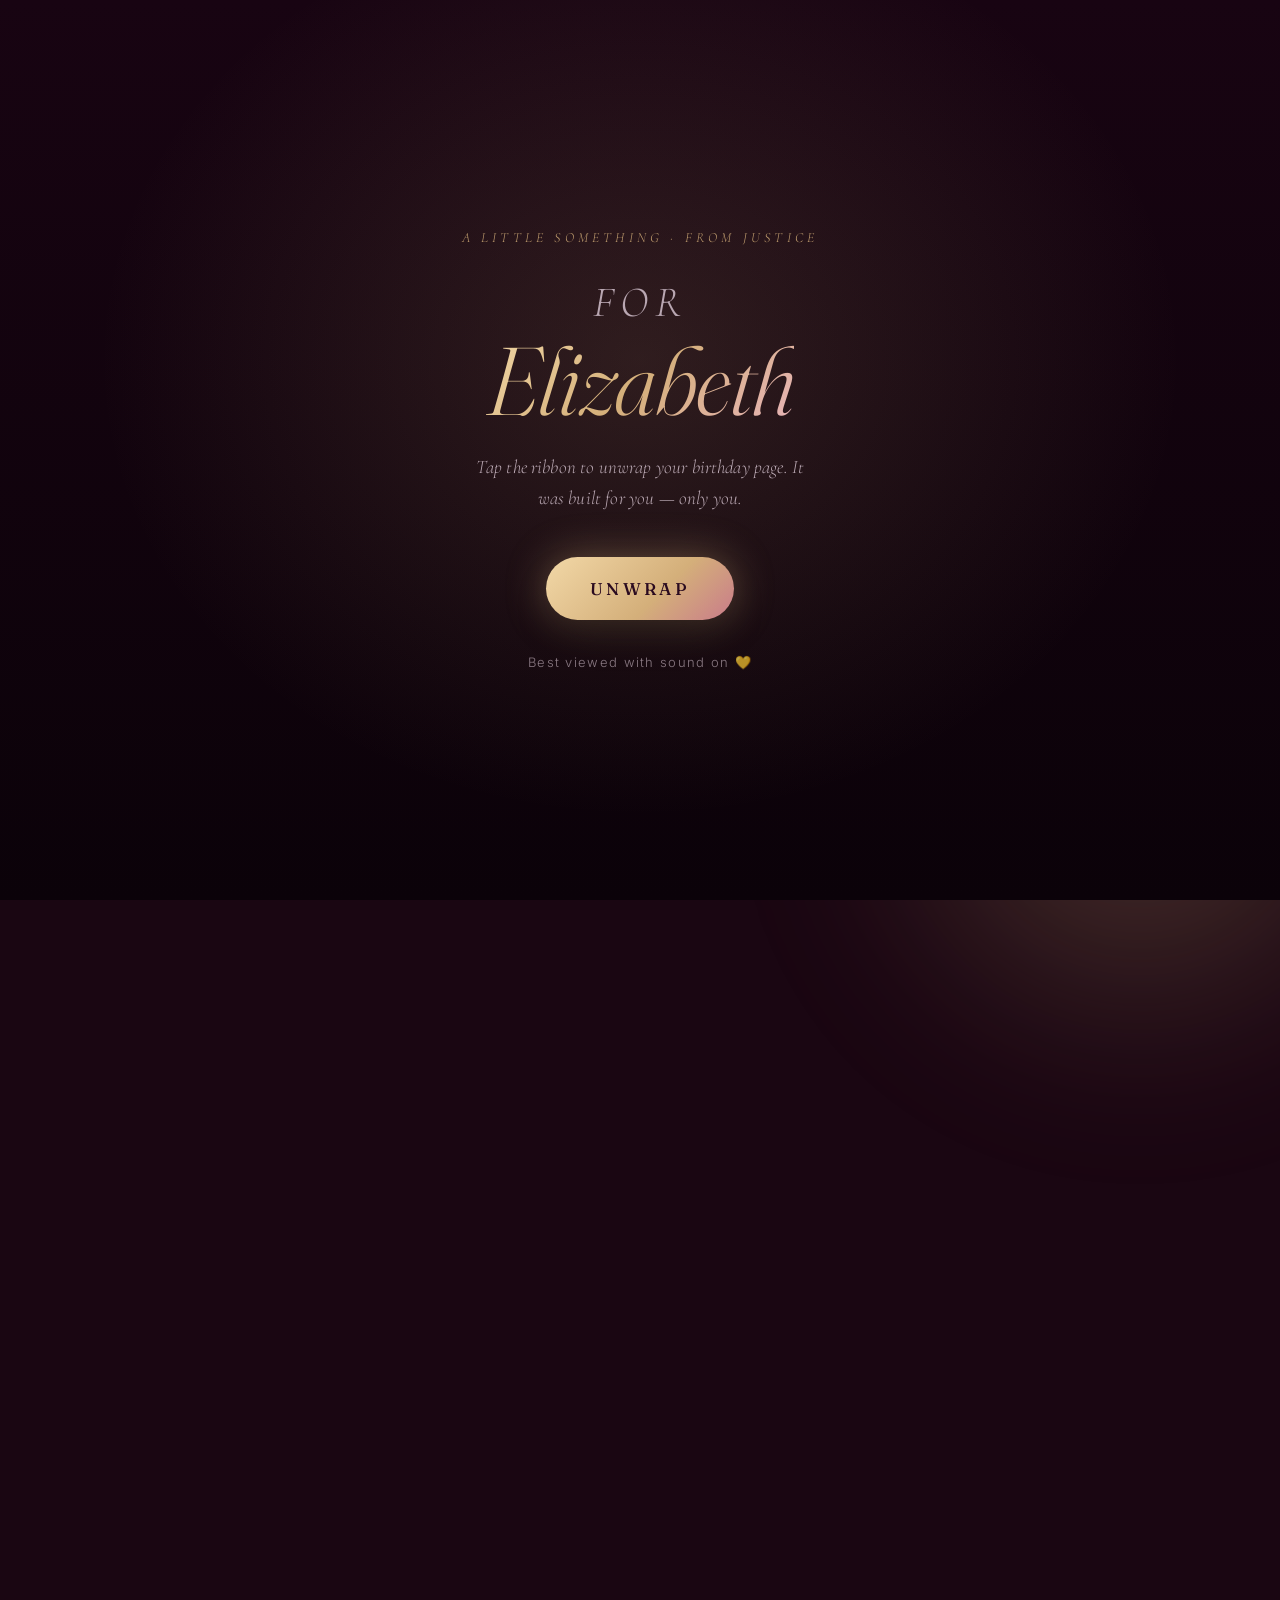
<file: index.html>
<!doctype html>
<html lang="en">
  <head>
    <meta charset="utf-8" />
    <meta name="viewport" content="width=device-width, initial-scale=1, viewport-fit=cover" />
    <meta name="theme-color" content="#2a0a1f" />

    <title>Happy Birthday, Elizabeth — A Love Letter in Memories</title>
    <meta
      name="description"
      content="A little corner of the internet, built just for you. For every laugh, every late-night call, every memory worth keeping. Happy birthday, Maame Esi." />
    <meta name="author" content="Justice" />

    <!-- Canonical + social sharing (Open Graph / Twitter) -->
    <link rel="canonical" href="https://justice-mensah.github.io/Maame-Esi-birthday/" />

    <meta property="og:type" content="website" />
    <meta property="og:site_name" content="Happy Birthday, Elizabeth" />
    <meta property="og:title" content="Happy Birthday, Elizabeth 🎂" />
    <meta
      property="og:description"
      content="A love letter in memories — for my bestie, Maame Esi. Open me on your special day." />
    <meta property="og:url" content="https://justice-mensah.github.io/Maame-Esi-birthday/" />
    <meta
      property="og:image"
      content="https://justice-mensah.github.io/Maame-Esi-birthday/og-image.jpg" />
    <meta
      property="og:image:secure_url"
      content="https://justice-mensah.github.io/Maame-Esi-birthday/og-image.jpg" />
    <meta property="og:image:type" content="image/jpeg" />
    <meta property="og:image:width" content="857" />
    <meta property="og:image:height" content="1200" />
    <meta property="og:image:alt" content="A photograph of Elizabeth, my beautiful bestie." />
    <meta property="og:locale" content="en_US" />

    <meta name="twitter:card" content="summary_large_image" />
    <meta name="twitter:title" content="Happy Birthday, Elizabeth 🎂" />
    <meta
      name="twitter:description"
      content="A love letter in memories — for my bestie, Maame Esi." />
    <meta
      name="twitter:image"
      content="https://justice-mensah.github.io/Maame-Esi-birthday/og-image.jpg" />

    <!-- WhatsApp picks up the first <meta property="og:image"> it finds, and is
         strict about ≤300KB file size + accessible absolute URL. og-image.jpg is
         optimized specifically for this (238KB, under the cache cap). -->

    <link rel="icon" type="image/jpeg" href="og-image.jpg" />
    <link rel="apple-touch-icon" href="og-image.jpg" />

    <link rel="preconnect" href="https://fonts.googleapis.com" />
    <link rel="preconnect" href="https://fonts.gstatic.com" crossorigin />
    <link
      href="https://fonts.googleapis.com/css2?family=Cormorant+Garamond:ital,wght@0,400;0,500;0,600;1,400;1,500&family=Fraunces:ital,opsz,wght@0,9..144,300;0,9..144,400;0,9..144,500;0,9..144,600;1,9..144,400&family=Inter:wght@300;400;500;600&display=swap"
      rel="stylesheet" />

    <link rel="stylesheet" href="styles.css" />
  </head>

  <body>
    <!-- Ambient background: animated gradient + floating petals -->
    <div class="backdrop" aria-hidden="true">
      <div class="orb orb-1"></div>
      <div class="orb orb-2"></div>
      <div class="orb orb-3"></div>
    </div>
    <canvas id="petals" aria-hidden="true"></canvas>

    <!-- Intro curtain -->
    <div id="curtain" class="curtain" role="dialog" aria-label="Open your gift">
      <div class="curtain__inner">
        <p class="curtain__kicker">a little something · from Justice</p>
        <h1 class="curtain__title">
          <span>For</span>
          <em>Elizabeth</em>
        </h1>
        <p class="curtain__sub">
          Tap the ribbon to unwrap your birthday page. It was built for you — only you.
        </p>
        <button id="openGift" class="ribbon" aria-label="Unwrap gift">
          <span class="ribbon__label">Unwrap</span>
          <span class="ribbon__glow" aria-hidden="true"></span>
        </button>
        <p class="curtain__hint">Best viewed with sound on 💛</p>
      </div>
    </div>

    <main id="page" class="page" aria-hidden="true">
      <!-- ===== HERO ===== -->
      <section class="hero" id="hero">
        <p class="eyebrow reveal">18 · April · Today We Celebrate You</p>
        <h1 class="hero__title reveal">
          Happy Birthday,<br />
          <span class="script">Elizabeth</span>
        </h1>
        <p class="hero__sub reveal">
          Also known as <em>Maame Esi</em> — the girl who laughs with her whole chest,
          loves without asking, and makes every room softer just by walking in.
        </p>

        <div class="hero__meta reveal">
          <div class="meta__item">
            <span class="meta__n" id="years">—</span>
            <span class="meta__l">Trips around the sun</span>
          </div>
          <div class="meta__divider" aria-hidden="true"></div>
          <div class="meta__item">
            <span class="meta__n" id="days">—</span>
            <span class="meta__l">Days of being iconic</span>
          </div>
          <div class="meta__divider" aria-hidden="true"></div>
          <div class="meta__item">
            <span class="meta__n">∞</span>
            <span class="meta__l">Reasons you are loved</span>
          </div>
        </div>

        <a href="#letter" class="scroll-cue reveal" aria-label="Scroll to letter">
          <span>Scroll</span>
          <svg viewBox="0 0 24 24" aria-hidden="true">
            <path d="M12 4v14m0 0l-6-6m6 6l6-6" fill="none" stroke="currentColor" stroke-width="1.5" stroke-linecap="round" stroke-linejoin="round" />
          </svg>
        </a>
      </section>

      <!-- ===== LETTER ===== -->
      <section class="letter" id="letter">
        <div class="letter__wrap reveal">
          <p class="section-kicker">— a letter, sort of —</p>
          <h2 class="section-title">To the girl I <em>can't get rid of</em>.</h2>

          <div class="letter__body">
            <p class="drop">
              <span class="dropcap">E</span>lizabeth. Maame Esi. The birthday girl.
              The certified CEO of being annoying. Hi.
            </p>

            <p>
              Eleven years. <em>Eleven</em>. That is not a casual amount of
              time to know someone — that's federal. That's
              "knows-where-the-bodies-are-buried" territory. That's "I still
              have your WhatsApp screenshots from 2018" territory. If
              friendship had tax brackets, ours would be in the highest one,
              paying the IRS in memes and late replies.
            </p>

            <p>Let's recap what eleven years of <em>you</em> has looked like:</p>

            <ul class="silly-list">
              <li>Laughing at things that aren't funny to anybody else in the room.</li>
              <li>Texting me three paragraphs at 1am about something that happened in 2019.</li>
              <li>Being suspiciously good at everything you try. For free. While I struggle.</li>
              <li>Never picking up the phone on the first call. Not once. Not in my entire life.</li>
              <li>Somehow still being my favorite person on this planet.</li>
            </ul>

            <p>
              Happy birthday, you whole menace. I was going to buy you a gift
              and then I remembered I built you an entire website, so
              technically this counts as a present <em>and</em> a flex. You're
              welcome. I accept gratitude in jollof.
            </p>

            <blockquote class="pullquote">
              You're my favorite person and at this point it's honestly getting ridiculous.
            </blockquote>

            <p>
              You've been in my life for longer than some celebrity marriages.
              You've put up with me on days I would not have put up with me.
              You deserve every good thing this year — every single one, and
              also the silly ones, and also the slightly chaotic ones.
              Especially those.
            </p>

            <p>
              So. Make a wish. Blow out the candle. Eat too much cake. Cry a
              little if you must, but dry it quick — you look too good today
              to be crying. And please — <em>please</em> — age respectfully.
              You are making the rest of us look bad.
            </p>

            <p class="sign">
              Eleven down, many more to go. <br />
              <span class="sign__name">Your problem for life, Justice</span>
            </p>
          </div>
        </div>
      </section>

      <!-- ===== MEMORY CATALOG ===== -->
      <section class="catalog" id="memories">
        <header class="catalog__head reveal">
          <p class="section-kicker">— the memory catalog —</p>
          <h2 class="section-title">Moments, <em>archived</em>.</h2>
          <p class="section-lede">
            A small museum of us. Tap any frame to open it.
          </p>
        </header>

        <div class="gallery" id="gallery">
          <figure class="frame frame--tall reveal" data-index="0">
            <img src="images/1.jpeg" alt="Memory 01 — Elizabeth" loading="lazy" />
            <figcaption>
              <span class="frame__num">01</span>
              <span class="frame__cap">Golden hour suits you.</span>
            </figcaption>
          </figure>

          <figure class="frame frame--wide reveal" data-index="1">
            <img src="images/2.jpeg" alt="Memory 02 — Elizabeth" loading="lazy" />
            <figcaption>
              <span class="frame__num">02</span>
              <span class="frame__cap">That laugh. That one.</span>
            </figcaption>
          </figure>

          <figure class="frame reveal" data-index="2">
            <img src="images/3.jpg" alt="Memory 03 — Elizabeth" loading="lazy" />
            <figcaption>
              <span class="frame__num">03</span>
              <span class="frame__cap">Effortless, as always.</span>
            </figcaption>
          </figure>

          <figure class="frame frame--hero reveal" data-index="3">
            <img src="images/4.jpeg" alt="Memory 04 — Elizabeth" loading="lazy" />
            <figcaption>
              <span class="frame__num">04</span>
              <span class="frame__cap">The one I'll keep forever.</span>
            </figcaption>
          </figure>

          <figure class="frame reveal" data-index="4">
            <img src="images/5.jpg" alt="Memory 05 — Elizabeth" loading="lazy" />
            <figcaption>
              <span class="frame__num">05</span>
              <span class="frame__cap">A whole mood.</span>
            </figcaption>
          </figure>

          <figure class="frame frame--tall reveal" data-index="5">
            <img src="images/6.jpg" alt="Memory 06 — Elizabeth" loading="lazy" />
            <figcaption>
              <span class="frame__num">06</span>
              <span class="frame__cap">Proof the universe shows off sometimes.</span>
            </figcaption>
          </figure>

          <figure class="frame reveal" data-index="6">
            <img src="images/9.jpg" alt="Memory 07 — Elizabeth" loading="lazy" />
            <figcaption>
              <span class="frame__num">07</span>
              <span class="frame__cap">Backyard. No makeup. Still a ten.</span>
            </figcaption>
          </figure>

          <figure class="frame frame--video frame--wide reveal" data-index="7" data-video="true">
            <!-- poster shows image 9 until the video plays.
                 #t=0.5 tells browsers that do paint the video frame to use 0.5s. -->
            <video
              src="images/7.mp4#t=0.5"
              poster="images/9.jpg"
              muted
              loop
              playsinline
              preload="metadata"
              aria-label="A memory in motion"></video>
            <span class="play" aria-hidden="true">
              <svg viewBox="0 0 24 24"><path d="M8 5v14l11-7z" fill="currentColor"/></svg>
            </span>
            <figcaption>
              <span class="frame__num">08</span>
              <span class="frame__cap">A memory in motion.</span>
            </figcaption>
          </figure>

          <figure class="frame frame--video frame--wide reveal" data-index="8" data-video="true">
            <video
              src="images/8.MP4#t=0.5"
              muted
              loop
              playsinline
              preload="metadata"
              aria-label="Another memory in motion"></video>
            <span class="play" aria-hidden="true">
              <svg viewBox="0 0 24 24"><path d="M8 5v14l11-7z" fill="currentColor"/></svg>
            </span>
            <figcaption>
              <span class="frame__num">09</span>
              <span class="frame__cap">One more for the archive.</span>
            </figcaption>
          </figure>
        </div>
      </section>

      <!-- ===== WISHES / STATS ===== -->
      <section class="wishes reveal" id="wishes">
        <h2 class="section-title center">Three wishes for your <em>new year</em>.</h2>
        <div class="wishes__grid">
          <article class="wish">
            <span class="wish__num">I.</span>
            <h3>Softness.</h3>
            <p>Let this year be gentle with you — slow mornings, long exhales, nothing that costs more than it gives.</p>
          </article>
          <article class="wish">
            <span class="wish__num">II.</span>
            <h3>Rooms that love you.</h3>
            <p>May every space you walk into know your worth before you even have to prove it. May you never have to shrink again.</p>
          </article>
          <article class="wish">
            <span class="wish__num">III.</span>
            <h3>Your wildest yes.</h3>
            <p>The dream that scares you a little — the one you haven't said out loud yet — this is its year. Go get it, Maame Esi.</p>
          </article>
        </div>
      </section>

      <!-- ===== FINALE ===== -->
      <section class="finale" id="finale">
        <div class="finale__card reveal">
          <p class="section-kicker">— p.s. —</p>
          <h2 class="finale__title">
            Make a wish, <em>birthday girl</em>.
          </h2>
          <button id="blowCandle" class="candle" aria-label="Tap to blow out the candle">
            <span class="cake">
              <span class="cake__plate"></span>
              <span class="cake__layer cake__layer--bottom"></span>
              <span class="cake__layer cake__layer--top"></span>
              <span class="cake__candle">
                <span class="cake__flame" id="flame"></span>
              </span>
            </span>
            <span class="candle__hint" id="candleHint">tap the flame</span>
          </button>
          <p class="finale__sign">
            Love you forever, bestie —<br />
            <span class="sign__name">Justice</span> 💛
          </p>
        </div>
      </section>

      <footer class="foot">
        <p>
          Built with love · <span id="year"></span> · Share this with her
          <button class="copy" id="copyLink" aria-label="Copy link to this page">copy link</button>
        </p>
      </footer>
    </main>

    <!-- Lightbox -->
    <div id="lightbox" class="lightbox" role="dialog" aria-modal="true" aria-label="Memory viewer" aria-hidden="true">
      <button class="lightbox__close" id="lbClose" aria-label="Close">×</button>
      <button class="lightbox__nav lightbox__nav--prev" id="lbPrev" aria-label="Previous">‹</button>
      <button class="lightbox__nav lightbox__nav--next" id="lbNext" aria-label="Next">›</button>
      <div class="lightbox__stage" id="lbStage"></div>
      <p class="lightbox__cap" id="lbCap"></p>
    </div>

    <!-- Confetti canvas for the wish -->
    <canvas id="confetti" aria-hidden="true"></canvas>

    <script src="script.js" defer></script>
  </body>
</html>
</file>
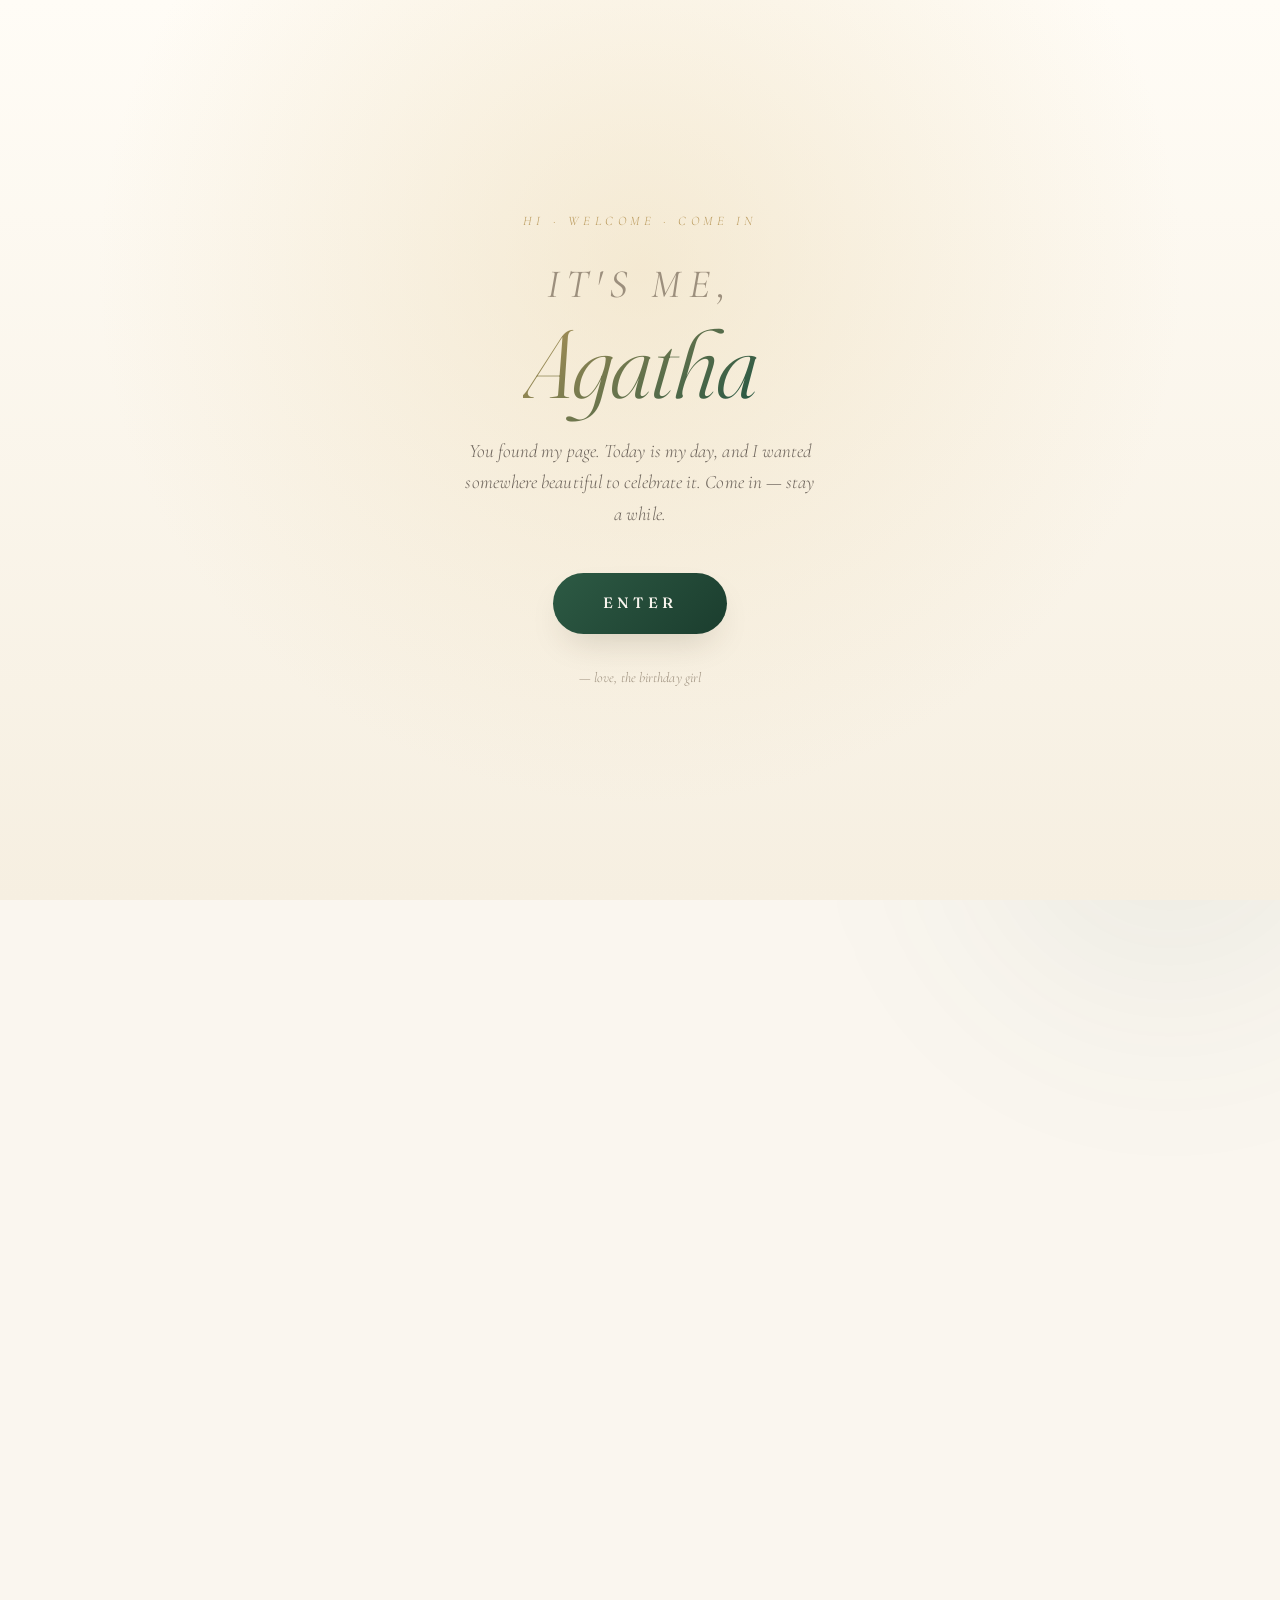
<file: agatha/index.html>
<!doctype html>
<html lang="en">
  <head>
    <meta charset="utf-8" />
    <meta name="viewport" content="width=device-width, initial-scale=1, viewport-fit=cover" />
    <meta name="theme-color" content="#faf6ef" />

    <title>Happy Birthday, Agatha — A Day the Lord Has Made</title>
    <meta
      name="description"
      content="It's my birthday. I made you a page. Come celebrate with me — and thank God for this day. — Agatha" />

    <!-- Open Graph / WhatsApp / Twitter -->
    <link rel="canonical" href="https://justice-mensah.github.io/Maame-Esi-birthday/agatha/" />

    <meta property="og:type" content="website" />
    <meta property="og:site_name" content="Happy Birthday, Agatha" />
    <meta property="og:title" content="Happy Birthday, Agatha 🎂" />
    <meta
      property="og:description"
      content="It's my birthday. I made you a page. Come celebrate with me. — Agatha 🤍" />
    <meta property="og:url" content="https://justice-mensah.github.io/Maame-Esi-birthday/agatha/" />
    <meta
      property="og:image"
      content="https://justice-mensah.github.io/Maame-Esi-birthday/agatha/og-image.jpg" />
    <meta
      property="og:image:secure_url"
      content="https://justice-mensah.github.io/Maame-Esi-birthday/agatha/og-image.jpg" />
    <meta property="og:image:type" content="image/jpeg" />
    <meta property="og:image:width" content="900" />
    <meta property="og:image:height" content="1200" />
    <meta property="og:image:alt" content="Agatha — the birthday girl." />
    <meta property="og:locale" content="en_US" />

    <meta name="twitter:card" content="summary_large_image" />
    <meta name="twitter:title" content="Happy Birthday, Agatha 🎂" />
    <meta
      name="twitter:description"
      content="It's my birthday. I made you a page. — Agatha 🤍" />
    <meta
      name="twitter:image"
      content="https://justice-mensah.github.io/Maame-Esi-birthday/agatha/og-image.jpg" />

    <link rel="icon" type="image/jpeg" href="og-image.jpg" />
    <link rel="apple-touch-icon" href="og-image.jpg" />

    <link rel="preconnect" href="https://fonts.googleapis.com" />
    <link rel="preconnect" href="https://fonts.gstatic.com" crossorigin />
    <link
      href="https://fonts.googleapis.com/css2?family=Cormorant+Garamond:ital,wght@0,400;0,500;0,600;1,400;1,500&family=Fraunces:ital,opsz,wght@0,9..144,300;0,9..144,400;0,9..144,500;0,9..144,600;1,9..144,400&family=Inter:wght@300;400;500;600&display=swap"
      rel="stylesheet" />

    <link rel="stylesheet" href="styles.css" />
  </head>

  <body>
    <!-- Ambient backdrop -->
    <div class="backdrop" aria-hidden="true">
      <div class="orb orb-1"></div>
      <div class="orb orb-2"></div>
    </div>
    <canvas id="dust" aria-hidden="true"></canvas>

    <!-- Intro curtain -->
    <div id="curtain" class="curtain" role="dialog" aria-label="Open the celebration">
      <div class="curtain__inner">
        <p class="curtain__kicker">hi · welcome · come in</p>
        <h1 class="curtain__title">
          <span>It's me,</span>
          <em>Agatha</em>
        </h1>
        <p class="curtain__sub">
          You found my page. Today is my day, and I wanted somewhere
          beautiful to celebrate it. Come in — stay a while.
        </p>
        <button id="openGift" class="ribbon" aria-label="Enter">
          <span class="ribbon__label">Enter</span>
          <span class="ribbon__glow" aria-hidden="true"></span>
        </button>
        <p class="curtain__hint">— love, the birthday girl</p>
      </div>
    </div>

    <main id="page" class="page" aria-hidden="true">
      <!-- ===== HERO ===== -->
      <section class="hero" id="hero">
        <p class="eyebrow reveal">— It's My Day —</p>
        <h1 class="hero__title reveal">
          Happy Birthday<br />
          <span class="script">to me.</span>
        </h1>
        <p class="hero__sub reveal">
          I had to say it out loud first, because I genuinely cannot believe
          we made it again. Welcome in. This is my page, for my day, and I'm
          so glad you're here.
        </p>

        <div class="hero__meta reveal">
          <div class="meta__item">
            <span class="meta__n">1</span>
            <span class="meta__l">Of one</span>
          </div>
          <div class="meta__divider" aria-hidden="true"></div>
          <div class="meta__item">
            <span class="meta__n">∞</span>
            <span class="meta__l">Reasons to thank God</span>
          </div>
          <div class="meta__divider" aria-hidden="true"></div>
          <div class="meta__item">
            <span class="meta__n">♥</span>
            <span class="meta__l">Fully, fully loved</span>
          </div>
        </div>

        <a href="#letter" class="scroll-cue reveal" aria-label="Scroll to the letter">
          <span>Continue</span>
          <svg viewBox="0 0 24 24" aria-hidden="true">
            <path d="M12 4v14m0 0l-6-6m6 6l6-6" fill="none" stroke="currentColor" stroke-width="1.5" stroke-linecap="round" stroke-linejoin="round" />
          </svg>
        </a>
      </section>

      <!-- ===== VERSE ===== -->
      <section class="verse" id="verse">
        <div class="verse__wrap reveal">
          <p class="verse__line">
            “This is the day the Lord has made;<br />
            let us rejoice and be glad in it.”
          </p>
          <p class="verse__ref">— Psalm 118:24</p>
        </div>
      </section>

      <!-- ===== LETTER ===== -->
      <section class="letter" id="letter">
        <div class="letter__wrap reveal">
          <p class="section-kicker">— a note from me —</p>
          <h2 class="section-title">A day the Lord made — <em>and look what He did</em>.</h2>

          <div class="letter__body">
            <p class="drop">
              <span class="dropcap">I</span> had to say it out loud first because
              I genuinely cannot believe we made it again. Another full year of
              <em>me</em>. God really said <em>"let her cook"</em> — and meant it.
            </p>

            <p>
              So before anything else — <em>thank You, Lord</em>. Not in a
              performative, captioned-for-the-feed way. In the quiet way. The
              way you whisper in your room before you reach for your phone.
              Thank You for waking me up today. Thank You for the breath I
              didn't have to remind myself to take. Thank You for every single
              year so far — the soft ones, the messy ones, and especially the
              in-between ones I didn't think I'd survive.
            </p>

            <p>
              Because somewhere between all the chaos and all the prayers, You
              were quietly building me. And here I am: softer, smarter,
              prettier (let's just be honest), and more <em>me</em> than I have
              ever been.
            </p>

            <p>
              So today, I'm not playing humble. I love who I am. I love my
              laugh. I love my soft heart. I love the way I love people. I love
              that I cry at songs I don't even fully know the words to. I love
              that I forgive too quickly and apologize too rarely. I love that
              whatever they call "main character energy" — I was clearly born
              with it. Sorry. Today is not the day to pretend.
            </p>

            <blockquote class="pullquote">
              I am God's good idea — and He did not do this lightly.
            </blockquote>

            <p>
              To everyone reading this who loves me: I see you. I love you back.
              Today is as much about you as it is about me, because I would not
              be this version of myself without the people God placed in my
              corner. So thank you. Truly. From the very tender (and slightly
              dramatic) center of my chest.
            </p>

            <p>
              And to whoever is meant for me this year — wherever you are, I
              hope your day is going well. Don't keep me waiting. <em>Smiling.</em>
            </p>

            <p>
              To the universe: be gentle with me. I have plans. Quiet ones,
              loud ones, romantic ones, ridiculous ones, ones I haven't even
              said out loud yet. Cooperate, please.
            </p>

            <p class="sign">
              Happy birthday to me. <br />
              <span class="sign__name">— Agatha. The one. The only. The very grateful. 🤍</span>
            </p>
          </div>
        </div>
      </section>

      <!-- ===== GALLERY ===== -->
      <section class="catalog" id="memories">
        <header class="catalog__head reveal">
          <p class="section-kicker">— a small archive —</p>
          <h2 class="section-title">Moments of <em>you</em>.</h2>
          <p class="section-lede">
            A few frames from the journey. Tap any of them to look closer.
          </p>
        </header>

        <div class="gallery" id="gallery">
          <figure class="frame frame--hero reveal" data-index="0">
            <img src="images2/3.jpeg" alt="Agatha — portrait" loading="lazy" />
            <figcaption>
              <span class="frame__num">01</span>
              <span class="frame__cap">The smile they remember.</span>
            </figcaption>
          </figure>

          <figure class="frame frame--tall reveal" data-index="1">
            <img src="images2/2.jpeg" alt="Agatha — second portrait" loading="lazy" />
            <figcaption>
              <span class="frame__num">02</span>
              <span class="frame__cap">Effortless.</span>
            </figcaption>
          </figure>

          <figure class="frame frame--tall reveal" data-index="2">
            <img src="images2/1.jpeg" alt="Agatha — at the water" loading="lazy" />
            <figcaption>
              <span class="frame__num">03</span>
              <span class="frame__cap">Still waters, full heart.</span>
            </figcaption>
          </figure>

          <figure class="frame frame--video reveal" data-index="3" data-video="true">
            <video src="images2/v1.mp4#t=0.5" poster="images2/3.jpeg" muted loop playsinline preload="metadata"></video>
            <span class="play" aria-hidden="true"><svg viewBox="0 0 24 24"><path d="M8 5v14l11-7z" fill="currentColor"/></svg></span>
            <figcaption>
              <span class="frame__num">04</span>
              <span class="frame__cap">A memory in motion.</span>
            </figcaption>
          </figure>

          <figure class="frame frame--video reveal" data-index="4" data-video="true">
            <video src="images2/v2.mp4#t=0.5" muted loop playsinline preload="metadata"></video>
            <span class="play" aria-hidden="true"><svg viewBox="0 0 24 24"><path d="M8 5v14l11-7z" fill="currentColor"/></svg></span>
            <figcaption>
              <span class="frame__num">05</span>
              <span class="frame__cap">Caught mid-joy.</span>
            </figcaption>
          </figure>

          <figure class="frame frame--video reveal" data-index="5" data-video="true">
            <video src="images2/v3.mp4#t=0.5" muted loop playsinline preload="metadata"></video>
            <span class="play" aria-hidden="true"><svg viewBox="0 0 24 24"><path d="M8 5v14l11-7z" fill="currentColor"/></svg></span>
            <figcaption>
              <span class="frame__num">06</span>
              <span class="frame__cap">A passing second.</span>
            </figcaption>
          </figure>

          <figure class="frame frame--video reveal" data-index="6" data-video="true">
            <video src="images2/v4.mp4#t=0.5" muted loop playsinline preload="metadata"></video>
            <span class="play" aria-hidden="true"><svg viewBox="0 0 24 24"><path d="M8 5v14l11-7z" fill="currentColor"/></svg></span>
            <figcaption>
              <span class="frame__num">07</span>
              <span class="frame__cap">Soft afternoon.</span>
            </figcaption>
          </figure>

          <figure class="frame frame--video frame--wide reveal" data-index="7" data-video="true">
            <video src="images2/v5.mp4#t=0.5" muted loop playsinline preload="metadata"></video>
            <span class="play" aria-hidden="true"><svg viewBox="0 0 24 24"><path d="M8 5v14l11-7z" fill="currentColor"/></svg></span>
            <figcaption>
              <span class="frame__num">08</span>
              <span class="frame__cap">Held in the moment.</span>
            </figcaption>
          </figure>

          <figure class="frame frame--video reveal" data-index="8" data-video="true">
            <video src="images2/v6.mp4#t=0.5" muted loop playsinline preload="metadata"></video>
            <span class="play" aria-hidden="true"><svg viewBox="0 0 24 24"><path d="M8 5v14l11-7z" fill="currentColor"/></svg></span>
            <figcaption>
              <span class="frame__num">09</span>
              <span class="frame__cap">Joy, briefly.</span>
            </figcaption>
          </figure>

          <figure class="frame frame--video reveal" data-index="9" data-video="true">
            <video src="images2/v7.mp4#t=0.5" muted loop playsinline preload="metadata"></video>
            <span class="play" aria-hidden="true"><svg viewBox="0 0 24 24"><path d="M8 5v14l11-7z" fill="currentColor"/></svg></span>
            <figcaption>
              <span class="frame__num">10</span>
              <span class="frame__cap">Another quiet wonder.</span>
            </figcaption>
          </figure>

          <figure class="frame frame--video frame--wide reveal" data-index="10" data-video="true">
            <video src="images2/v8.mp4#t=0.5" muted loop playsinline preload="metadata"></video>
            <span class="play" aria-hidden="true"><svg viewBox="0 0 24 24"><path d="M8 5v14l11-7z" fill="currentColor"/></svg></span>
            <figcaption>
              <span class="frame__num">11</span>
              <span class="frame__cap">One more for the keep.</span>
            </figcaption>
          </figure>
        </div>
      </section>

      <!-- ===== BLESSINGS ===== -->
      <section class="wishes reveal" id="wishes">
        <h2 class="section-title center">Three prayers I'm <em>taking with me</em>.</h2>
        <p class="section-lede center wishes__lede">
          Small things I'm whispering into this new year — and writing here so I don't forget.
        </p>
        <div class="wishes__grid">
          <article class="wish">
            <span class="wish__num">I.</span>
            <h3>Favor.</h3>
            <p>
              Open the doors I haven't even knocked on yet. Let the right
              rooms know my name before I walk in. Carry me further this year
              than I would have dared to ask for.
            </p>
          </article>
          <article class="wish">
            <span class="wish__num">II.</span>
            <h3>Peace.</h3>
            <p>
              Quiet the noise. Let sleep come easily. Give me the kind of rest
              that doesn't have to be earned — the kind that is simply, freely
              given. I'll take it. Please.
            </p>
          </article>
          <article class="wish">
            <span class="wish__num">III.</span>
            <h3>Joy.</h3>
            <p>
              Let me laugh more this year than last. Let the good days
              outnumber the hard ones. And on the hard ones, hold me in a hand
              bigger than mine.
            </p>
          </article>
        </div>
      </section>

      <!-- ===== FINALE ===== -->
      <section class="finale" id="finale">
        <div class="finale__card reveal">
          <p class="section-kicker">— one more thing —</p>
          <h2 class="finale__title">
            Now watch me make this <em>wish</em>.
          </h2>
          <button id="blowCandle" class="candle" aria-label="Tap to blow out the candle">
            <span class="cake">
              <span class="cake__plate"></span>
              <span class="cake__layer cake__layer--bottom"></span>
              <span class="cake__layer cake__layer--top"></span>
              <span class="cake__candle">
                <span class="cake__flame" id="flame"></span>
              </span>
            </span>
            <span class="candle__hint" id="candleHint">tap the flame</span>
          </button>
          <p class="finale__sign">
            Thank you for coming to my day. <br />
            <span class="sign__name">With all my love, Agatha 🤍</span>
          </p>
        </div>
      </section>

      <footer class="foot">
        <p>
          Made with grace · <span id="year"></span> · share with her
          <button class="copy" id="copyLink" aria-label="Copy link to this page">copy link</button>
        </p>
      </footer>
    </main>

    <!-- Lightbox -->
    <div id="lightbox" class="lightbox" role="dialog" aria-modal="true" aria-label="Memory viewer" aria-hidden="true">
      <button class="lightbox__close" id="lbClose" aria-label="Close">×</button>
      <button class="lightbox__nav lightbox__nav--prev" id="lbPrev" aria-label="Previous">‹</button>
      <button class="lightbox__nav lightbox__nav--next" id="lbNext" aria-label="Next">›</button>
      <div class="lightbox__stage" id="lbStage"></div>
      <p class="lightbox__cap" id="lbCap"></p>
    </div>

    <canvas id="confetti" aria-hidden="true"></canvas>

    <script src="script.js" defer></script>
  </body>
</html>
</file>
<file: styles.css>
/* ============================================================
   Happy Birthday, Elizabeth — stylesheet
   Palette: deep plum · champagne · rose gold · ivory
   ============================================================ */

:root {
  --bg-0: #1a0612;
  --bg-1: #2a0a1f;
  --bg-2: #3a0f2a;
  --rose: #e8b4bc;
  --rose-deep: #c97b8a;
  --gold: #d4af7a;
  --gold-bright: #f2d8a7;
  --ivory: #fbf4e8;
  --muted: #b9a7b2;
  --ink: #fbf4e8;

  --serif: "Fraunces", "Cormorant Garamond", Georgia, serif;
  --serif-italic: "Cormorant Garamond", "Fraunces", Georgia, serif;
  --sans: "Inter", -apple-system, BlinkMacSystemFont, "Segoe UI", sans-serif;

  --r-lg: 28px;
  --r-md: 18px;
  --r-sm: 10px;

  --ease: cubic-bezier(0.2, 0.7, 0.2, 1);
  --ease-out: cubic-bezier(0.16, 1, 0.3, 1);

  --shadow-lg: 0 30px 80px -20px rgba(0, 0, 0, 0.55),
               0 8px 24px -8px rgba(0, 0, 0, 0.4);
  --shadow-md: 0 18px 40px -12px rgba(0, 0, 0, 0.45);
  --shadow-glow: 0 0 60px rgba(212, 175, 122, 0.25);
}

* {
  box-sizing: border-box;
  margin: 0;
  padding: 0;
}

html {
  scroll-behavior: smooth;
  -webkit-font-smoothing: antialiased;
  -moz-osx-font-smoothing: grayscale;
}

body {
  font-family: var(--sans);
  color: var(--ink);
  background: var(--bg-0);
  overflow-x: hidden;
  line-height: 1.6;
  font-weight: 300;
  letter-spacing: 0.01em;
  min-height: 100vh;
}

img,
video {
  max-width: 100%;
  display: block;
}

button {
  font: inherit;
  color: inherit;
  background: none;
  border: none;
  cursor: pointer;
}

a {
  color: inherit;
  text-decoration: none;
}

::selection {
  background: var(--gold);
  color: var(--bg-0);
}

/* ============================================================
   BACKDROP — layered radial gradients + orbs + grain
   ============================================================ */
.backdrop {
  position: fixed;
  inset: 0;
  z-index: -2;
  background:
    radial-gradient(ellipse at 20% 0%, rgba(201, 123, 138, 0.35), transparent 55%),
    radial-gradient(ellipse at 80% 100%, rgba(212, 175, 122, 0.22), transparent 60%),
    linear-gradient(180deg, var(--bg-1) 0%, var(--bg-0) 60%, #100409 100%);
}

.backdrop::after {
  content: "";
  position: absolute;
  inset: 0;
  background-image: url("data:image/svg+xml;utf8,<svg xmlns='http://www.w3.org/2000/svg' width='200' height='200'><filter id='n'><feTurbulence type='fractalNoise' baseFrequency='0.9' numOctaves='2' stitchTiles='stitch'/><feColorMatrix values='0 0 0 0 0.98  0 0 0 0 0.95  0 0 0 0 0.9  0 0 0 0.06 0'/></filter><rect width='100%' height='100%' filter='url(%23n)'/></svg>");
  opacity: 0.5;
  mix-blend-mode: overlay;
  pointer-events: none;
}

.orb {
  position: absolute;
  border-radius: 50%;
  filter: blur(80px);
  opacity: 0.55;
  will-change: transform;
  animation: drift 22s ease-in-out infinite alternate;
}

.orb-1 {
  width: 520px;
  height: 520px;
  background: radial-gradient(circle, rgba(232, 180, 188, 0.8), transparent 70%);
  top: -140px;
  left: -120px;
}

.orb-2 {
  width: 640px;
  height: 640px;
  background: radial-gradient(circle, rgba(212, 175, 122, 0.55), transparent 70%);
  bottom: -200px;
  right: -180px;
  animation-duration: 28s;
  animation-delay: -6s;
}

.orb-3 {
  width: 400px;
  height: 400px;
  background: radial-gradient(circle, rgba(201, 123, 138, 0.45), transparent 70%);
  top: 40%;
  left: 50%;
  transform: translate(-50%, -50%);
  animation-duration: 34s;
  animation-delay: -12s;
}

@keyframes drift {
  0%   { transform: translate(0, 0) scale(1); }
  50%  { transform: translate(60px, -40px) scale(1.06); }
  100% { transform: translate(-50px, 50px) scale(0.98); }
}

/* Falling petals canvas */
#petals {
  position: fixed;
  inset: 0;
  z-index: -1;
  pointer-events: none;
}

/* ============================================================
   INTRO CURTAIN
   ============================================================ */
.curtain {
  position: fixed;
  inset: 0;
  z-index: 100;
  display: grid;
  place-items: center;
  padding: 32px;
  background:
    radial-gradient(ellipse at 50% 40%, rgba(212, 175, 122, 0.15), transparent 60%),
    linear-gradient(180deg, #180412 0%, #0b0209 100%);
  transition: opacity 1s var(--ease-out), visibility 1s;
}

.curtain.is-open {
  opacity: 0;
  visibility: hidden;
  pointer-events: none;
}

.curtain__inner {
  text-align: center;
  max-width: 620px;
  animation: fadeUp 1.2s var(--ease-out) both;
}

.curtain__kicker {
  font-family: var(--serif-italic);
  font-style: italic;
  font-size: 14px;
  letter-spacing: 0.3em;
  text-transform: uppercase;
  color: var(--gold);
  margin-bottom: 32px;
  opacity: 0.9;
}

.curtain__title {
  font-family: var(--serif);
  font-weight: 300;
  font-size: clamp(48px, 9vw, 96px);
  line-height: 1;
  color: var(--ivory);
  margin-bottom: 24px;
}

.curtain__title span {
  display: block;
  font-size: 0.45em;
  font-style: italic;
  letter-spacing: 0.15em;
  text-transform: uppercase;
  color: var(--muted);
  font-family: var(--serif-italic);
  margin-bottom: 8px;
}

.curtain__title em {
  font-style: italic;
  background: linear-gradient(135deg, var(--gold-bright), var(--gold), var(--rose));
  -webkit-background-clip: text;
  background-clip: text;
  color: transparent;
  letter-spacing: -0.01em;
}

.curtain__sub {
  font-family: var(--serif-italic);
  font-style: italic;
  font-size: clamp(16px, 2vw, 19px);
  color: var(--muted);
  line-height: 1.6;
  margin-bottom: 44px;
  max-width: 42ch;
  margin-inline: auto;
}

.ribbon {
  position: relative;
  display: inline-flex;
  align-items: center;
  justify-content: center;
  padding: 18px 44px;
  border-radius: 999px;
  background: linear-gradient(135deg, var(--gold-bright), var(--gold) 60%, var(--rose-deep));
  color: #2a0a1f;
  font-family: var(--serif);
  font-size: 17px;
  font-weight: 500;
  letter-spacing: 0.2em;
  text-transform: uppercase;
  box-shadow: var(--shadow-md), 0 0 40px rgba(212, 175, 122, 0.4);
  overflow: hidden;
  transition: transform 0.4s var(--ease), box-shadow 0.4s;
}

.ribbon:hover {
  transform: translateY(-2px) scale(1.02);
  box-shadow: var(--shadow-lg), 0 0 80px rgba(212, 175, 122, 0.6);
}

.ribbon__label { position: relative; z-index: 2; }

.ribbon__glow {
  position: absolute;
  inset: 0;
  background: linear-gradient(120deg, transparent 30%, rgba(255, 255, 255, 0.5) 50%, transparent 70%);
  transform: translateX(-100%);
  animation: shimmer 3s ease-in-out infinite;
}

@keyframes shimmer {
  0%, 100% { transform: translateX(-100%); }
  50%      { transform: translateX(100%); }
}

.curtain__hint {
  margin-top: 32px;
  font-size: 13px;
  letter-spacing: 0.1em;
  color: var(--muted);
  opacity: 0.7;
}

@keyframes fadeUp {
  from { opacity: 0; transform: translateY(20px); }
  to   { opacity: 1; transform: translateY(0); }
}

/* ============================================================
   PAGE
   ============================================================ */
.page {
  opacity: 0;
  visibility: hidden;
  transition: opacity 1.4s var(--ease-out), visibility 1.4s;
}

.page.is-visible {
  opacity: 1;
  visibility: visible;
}

section {
  padding: clamp(80px, 14vh, 160px) clamp(24px, 6vw, 80px);
  max-width: 1280px;
  margin-inline: auto;
  position: relative;
}

/* Reveal on scroll */
.reveal {
  opacity: 0;
  transform: translateY(32px);
  transition: opacity 1s var(--ease-out), transform 1s var(--ease-out);
}

.reveal.in {
  opacity: 1;
  transform: none;
}

/* ============================================================
   TYPOGRAPHY TOKENS
   ============================================================ */
.section-kicker {
  font-family: var(--serif-italic);
  font-style: italic;
  font-size: 14px;
  letter-spacing: 0.25em;
  text-transform: uppercase;
  color: var(--gold);
  margin-bottom: 20px;
  opacity: 0.9;
}

.section-title {
  font-family: var(--serif);
  font-weight: 300;
  font-size: clamp(34px, 5.2vw, 62px);
  line-height: 1.08;
  letter-spacing: -0.015em;
  color: var(--ivory);
  margin-bottom: 24px;
}

.section-title em {
  font-family: var(--serif-italic);
  font-style: italic;
  background: linear-gradient(135deg, var(--gold-bright), var(--rose));
  -webkit-background-clip: text;
  background-clip: text;
  color: transparent;
}

.section-title.center { text-align: center; }

.section-lede {
  font-family: var(--serif-italic);
  font-style: italic;
  font-size: clamp(17px, 1.8vw, 20px);
  color: var(--muted);
  max-width: 56ch;
}

/* ============================================================
   HERO
   ============================================================ */
.hero {
  min-height: 100vh;
  display: flex;
  flex-direction: column;
  justify-content: center;
  text-align: center;
  padding-top: 120px;
  padding-bottom: 80px;
}

.eyebrow {
  font-family: var(--serif-italic);
  font-style: italic;
  font-size: 14px;
  letter-spacing: 0.35em;
  text-transform: uppercase;
  color: var(--gold);
  margin-bottom: 36px;
}

.hero__title {
  font-family: var(--serif);
  font-weight: 300;
  font-size: clamp(52px, 10vw, 140px);
  line-height: 0.95;
  letter-spacing: -0.02em;
  margin-bottom: 32px;
}

.hero__title .script {
  display: block;
  font-family: var(--serif-italic);
  font-style: italic;
  font-weight: 400;
  background: linear-gradient(135deg, var(--gold-bright) 0%, var(--gold) 40%, var(--rose) 80%, var(--rose-deep) 100%);
  -webkit-background-clip: text;
  background-clip: text;
  color: transparent;
  letter-spacing: -0.01em;
  margin-top: 8px;
}

.hero__sub {
  font-family: var(--serif-italic);
  font-style: italic;
  font-size: clamp(18px, 2.2vw, 24px);
  line-height: 1.5;
  color: var(--muted);
  max-width: 58ch;
  margin: 0 auto 60px;
}

.hero__sub em {
  font-style: italic;
  color: var(--gold);
}

.hero__meta {
  display: inline-flex;
  align-items: center;
  gap: clamp(20px, 3vw, 44px);
  padding: 20px 40px;
  border: 1px solid rgba(212, 175, 122, 0.25);
  border-radius: 999px;
  background: rgba(26, 6, 18, 0.4);
  backdrop-filter: blur(14px);
  -webkit-backdrop-filter: blur(14px);
  margin: 0 auto;
}

.meta__item {
  display: flex;
  flex-direction: column;
  align-items: center;
  min-width: 70px;
}

.meta__n {
  font-family: var(--serif);
  font-size: clamp(26px, 3.5vw, 36px);
  font-weight: 400;
  color: var(--gold-bright);
  line-height: 1;
  letter-spacing: -0.02em;
}

.meta__l {
  font-size: 10px;
  letter-spacing: 0.18em;
  text-transform: uppercase;
  color: var(--muted);
  margin-top: 6px;
  white-space: nowrap;
}

.meta__divider {
  width: 1px;
  height: 32px;
  background: linear-gradient(180deg, transparent, rgba(212, 175, 122, 0.4), transparent);
}

.scroll-cue {
  margin-top: 72px;
  display: inline-flex;
  flex-direction: column;
  align-items: center;
  gap: 10px;
  font-size: 11px;
  letter-spacing: 0.25em;
  text-transform: uppercase;
  color: var(--muted);
  align-self: center;
  animation: bob 2.4s ease-in-out infinite;
}

.scroll-cue svg {
  width: 18px;
  height: 18px;
}

@keyframes bob {
  0%, 100% { transform: translateY(0); opacity: 0.6; }
  50%      { transform: translateY(6px); opacity: 1; }
}

/* ============================================================
   LETTER
   ============================================================ */
.letter { max-width: 880px; }

.letter__wrap {
  background: linear-gradient(180deg, rgba(251, 244, 232, 0.04), rgba(251, 244, 232, 0.02));
  border: 1px solid rgba(212, 175, 122, 0.15);
  border-radius: var(--r-lg);
  padding: clamp(40px, 6vw, 80px);
  backdrop-filter: blur(10px);
  -webkit-backdrop-filter: blur(10px);
  box-shadow: var(--shadow-md);
  position: relative;
}

.letter__wrap::before {
  content: "";
  position: absolute;
  inset: 0;
  border-radius: var(--r-lg);
  padding: 1px;
  background: linear-gradient(135deg, rgba(212, 175, 122, 0.4), transparent 30%, transparent 70%, rgba(232, 180, 188, 0.3));
  -webkit-mask: linear-gradient(#000 0 0) content-box, linear-gradient(#000 0 0);
  mask: linear-gradient(#000 0 0) content-box, linear-gradient(#000 0 0);
  -webkit-mask-composite: xor;
  mask-composite: exclude;
  pointer-events: none;
}

.letter__body {
  font-family: var(--serif);
  font-weight: 400;
  font-size: clamp(17px, 1.5vw, 19px);
  line-height: 1.85;
  color: var(--ivory);
  opacity: 0.92;
}

.letter__body p { margin-bottom: 1.4em; }

.silly-list {
  list-style: none;
  padding: 0;
  margin: 0.4em 0 1.6em;
}

.silly-list li {
  position: relative;
  padding-left: 32px;
  margin-bottom: 0.7em;
  font-family: var(--serif);
  line-height: 1.6;
}

.silly-list li::before {
  content: "✦";
  position: absolute;
  left: 6px;
  top: 0.1em;
  color: var(--gold);
  font-size: 0.9em;
  opacity: 0.85;
}

.dropcap {
  float: left;
  font-family: var(--serif-italic);
  font-style: italic;
  font-size: 5em;
  line-height: 0.85;
  padding: 4px 14px 0 0;
  background: linear-gradient(135deg, var(--gold-bright), var(--gold), var(--rose-deep));
  -webkit-background-clip: text;
  background-clip: text;
  color: transparent;
  font-weight: 400;
}

.pullquote {
  font-family: var(--serif-italic);
  font-style: italic;
  font-size: clamp(22px, 2.6vw, 30px);
  line-height: 1.4;
  color: var(--gold-bright);
  text-align: center;
  margin: 2em auto;
  padding: 32px 0;
  border-top: 1px solid rgba(212, 175, 122, 0.25);
  border-bottom: 1px solid rgba(212, 175, 122, 0.25);
  max-width: 30ch;
}

.sign {
  margin-top: 2.5em;
  font-family: var(--serif-italic);
  font-style: italic;
  font-size: 18px;
  color: var(--muted);
}

.sign__name {
  font-family: var(--serif-italic);
  font-style: italic;
  font-size: 1.8em;
  color: var(--gold-bright);
  font-weight: 400;
  display: inline-block;
  margin-top: 4px;
}

/* ============================================================
   MEMORY CATALOG (gallery)
   ============================================================ */
.catalog__head {
  text-align: center;
  margin-bottom: 72px;
}

.catalog__head .section-lede {
  margin: 0 auto;
}

.gallery {
  display: grid;
  grid-template-columns: repeat(6, 1fr);
  grid-auto-rows: 180px;
  gap: 18px;
}

.frame {
  position: relative;
  overflow: hidden;
  border-radius: var(--r-md);
  cursor: zoom-in;
  grid-column: span 2;
  grid-row: span 2;
  box-shadow: var(--shadow-md);
  transform: translateZ(0);
  transition: transform 0.6s var(--ease-out), box-shadow 0.4s;
  background: #0a0206;
}

.frame img,
.frame video {
  width: 100%;
  height: 100%;
  object-fit: cover;
  /* Every shot in the catalog is a portrait with the face in the upper
     ~15-20% of the frame. Anchor the crop there so faces stay visible. */
  object-position: center 18%;
  transition: transform 1.2s var(--ease-out), filter 0.6s;
}

/* Per-frame tuning — each photo has slightly different face placement. */
.frame[data-index="0"] img { object-position: 50% 22%; } /* 1.jpeg — looking back, face at ~22% */
.frame[data-index="1"] img { object-position: 50% 15%; } /* 2.jpeg — face high */
.frame[data-index="2"] img { object-position: 50% 22%; } /* 3.jpg  — smile up top */
.frame[data-index="3"] img { object-position: 50% 8%;  } /* 4.jpeg — face is very near the top */
.frame[data-index="4"] img { object-position: 50% 15%; } /* 5.jpg  — head & shoulders */
.frame[data-index="5"] img { object-position: 50% 12%; } /* 6.jpg  — face in top sliver */
.frame[data-index="6"] img { object-position: 50% 35%; } /* 9.jpg  — full-body, face mid-upper */
.frame[data-index="7"] video { object-position: 50% 35%; } /* 7.mp4 (poster = 9.jpg) */
.frame[data-index="8"] video { object-position: 50% 35%; } /* 8.MP4 */

.frame:hover {
  transform: translateY(-6px);
  box-shadow: var(--shadow-lg), 0 0 60px rgba(212, 175, 122, 0.15);
}

.frame:hover img,
.frame:hover video {
  transform: scale(1.08);
  filter: brightness(1.08);
}

.frame figcaption {
  position: absolute;
  inset: auto 0 0 0;
  padding: 40px 20px 18px;
  background: linear-gradient(180deg, transparent, rgba(10, 2, 6, 0.9));
  display: flex;
  align-items: center;
  gap: 14px;
  opacity: 0;
  transform: translateY(8px);
  transition: opacity 0.4s var(--ease), transform 0.4s var(--ease);
}

.frame:hover figcaption {
  opacity: 1;
  transform: translateY(0);
}

.frame__num {
  font-family: var(--serif-italic);
  font-style: italic;
  font-size: 20px;
  color: var(--gold);
  letter-spacing: 0.1em;
  flex-shrink: 0;
}

.frame__cap {
  font-family: var(--serif-italic);
  font-style: italic;
  font-size: 14px;
  color: var(--ivory);
  line-height: 1.4;
}

.frame--tall { grid-row: span 3; }
.frame--wide { grid-column: span 3; }
.frame--hero {
  grid-column: span 4;
  grid-row: span 3;
}

.frame--video .play {
  position: absolute;
  top: 50%;
  left: 50%;
  transform: translate(-50%, -50%);
  width: 72px;
  height: 72px;
  border-radius: 50%;
  background: rgba(251, 244, 232, 0.95);
  color: var(--bg-1);
  display: grid;
  place-items: center;
  z-index: 2;
  box-shadow: 0 0 40px rgba(212, 175, 122, 0.5);
  transition: transform 0.4s var(--ease);
}

.frame--video .play svg {
  width: 30px;
  height: 30px;
  margin-left: 4px;
}

.frame--video:hover .play {
  transform: translate(-50%, -50%) scale(1.1);
}

/* Gallery reveal stagger */
.gallery .frame.reveal { transition-delay: calc(var(--i, 0) * 80ms); }

/* ============================================================
   WISHES
   ============================================================ */
.wishes {
  text-align: center;
}

.wishes__grid {
  display: grid;
  grid-template-columns: repeat(auto-fit, minmax(260px, 1fr));
  gap: 24px;
  margin-top: 64px;
}

.wish {
  padding: 44px 32px;
  border: 1px solid rgba(212, 175, 122, 0.18);
  border-radius: var(--r-lg);
  background: linear-gradient(180deg, rgba(251, 244, 232, 0.035), transparent);
  text-align: left;
  transition: transform 0.5s var(--ease-out), border-color 0.4s, background 0.4s;
}

.wish:hover {
  transform: translateY(-6px);
  border-color: rgba(212, 175, 122, 0.4);
  background: linear-gradient(180deg, rgba(251, 244, 232, 0.06), transparent);
}

.wish__num {
  font-family: var(--serif-italic);
  font-style: italic;
  font-size: 44px;
  color: var(--gold-bright);
  display: block;
  margin-bottom: 12px;
  letter-spacing: 0.05em;
}

.wish h3 {
  font-family: var(--serif);
  font-weight: 400;
  font-size: 26px;
  color: var(--ivory);
  margin-bottom: 12px;
  letter-spacing: -0.01em;
}

.wish p {
  font-family: var(--serif);
  color: var(--muted);
  font-size: 16px;
  line-height: 1.6;
}

/* ============================================================
   FINALE
   ============================================================ */
.finale {
  text-align: center;
  padding-bottom: 120px;
}

.finale__card {
  max-width: 640px;
  margin: 0 auto;
  padding: 72px 40px;
  border: 1px solid rgba(212, 175, 122, 0.2);
  border-radius: var(--r-lg);
  background: linear-gradient(180deg, rgba(251, 244, 232, 0.04), rgba(251, 244, 232, 0.01));
  backdrop-filter: blur(12px);
  -webkit-backdrop-filter: blur(12px);
  box-shadow: var(--shadow-md), var(--shadow-glow);
}

.finale__title {
  font-family: var(--serif);
  font-weight: 300;
  font-size: clamp(32px, 4.5vw, 48px);
  color: var(--ivory);
  margin-bottom: 44px;
  line-height: 1.1;
  letter-spacing: -0.01em;
}

.finale__title em {
  font-family: var(--serif-italic);
  font-style: italic;
  background: linear-gradient(135deg, var(--gold-bright), var(--rose));
  -webkit-background-clip: text;
  background-clip: text;
  color: transparent;
}

.finale__sign {
  margin-top: 36px;
  font-family: var(--serif-italic);
  font-style: italic;
  font-size: 18px;
  color: var(--muted);
  line-height: 1.8;
}

/* Cake */
.candle {
  display: inline-flex;
  flex-direction: column;
  align-items: center;
  gap: 18px;
  padding: 20px 40px;
  border-radius: 24px;
  transition: transform 0.3s var(--ease);
}

.candle:hover { transform: translateY(-4px); }

.cake {
  position: relative;
  width: 160px;
  height: 140px;
  display: block;
  filter: drop-shadow(0 12px 24px rgba(0, 0, 0, 0.4));
}

.cake__plate {
  position: absolute;
  bottom: 0;
  left: 50%;
  width: 180px;
  height: 10px;
  background: linear-gradient(180deg, #f2d8a7, #a88556);
  border-radius: 50%;
  transform: translateX(-50%);
}

.cake__layer {
  position: absolute;
  left: 50%;
  transform: translateX(-50%);
  background: linear-gradient(180deg, var(--rose), var(--rose-deep));
  border-radius: 4px 4px 2px 2px;
}

.cake__layer--bottom {
  bottom: 8px;
  width: 140px;
  height: 50px;
}

.cake__layer--top {
  bottom: 58px;
  width: 100px;
  height: 40px;
  background: linear-gradient(180deg, #f3c4cc, var(--rose));
}

.cake__layer--top::before {
  content: "";
  position: absolute;
  top: -4px;
  left: 0;
  right: 0;
  height: 8px;
  background: repeating-linear-gradient(90deg, var(--gold-bright) 0 8px, var(--gold) 8px 16px);
  border-radius: 4px 4px 0 0;
}

.cake__candle {
  position: absolute;
  bottom: 98px;
  left: 50%;
  width: 6px;
  height: 24px;
  background: linear-gradient(180deg, var(--gold-bright), var(--ivory));
  transform: translateX(-50%);
  border-radius: 2px;
}

.cake__flame {
  position: absolute;
  top: -18px;
  left: 50%;
  width: 14px;
  height: 20px;
  background: radial-gradient(circle at 50% 65%, #fff4b0, #ff9d3c 50%, #ff5722 80%);
  border-radius: 50% 50% 20% 20% / 60% 60% 40% 40%;
  transform: translateX(-50%);
  transform-origin: 50% 100%;
  animation: flicker 1.6s ease-in-out infinite;
  box-shadow: 0 0 20px rgba(255, 157, 60, 0.9),
              0 0 40px rgba(255, 87, 34, 0.5);
}

.cake__flame.out {
  opacity: 0;
  transform: translateX(-50%) scale(0.3);
  transition: opacity 0.4s, transform 0.4s;
  box-shadow: none;
}

@keyframes flicker {
  0%, 100% { transform: translateX(-50%) rotate(-3deg) scale(1); }
  50%      { transform: translateX(-50%) rotate(3deg) scale(1.05); }
}

.candle__hint {
  font-family: var(--serif-italic);
  font-style: italic;
  font-size: 13px;
  letter-spacing: 0.1em;
  color: var(--gold);
  text-transform: lowercase;
  opacity: 0.8;
}

/* ============================================================
   FOOTER
   ============================================================ */
.foot {
  text-align: center;
  padding: 40px 24px 60px;
  font-size: 12px;
  letter-spacing: 0.15em;
  text-transform: uppercase;
  color: var(--muted);
  opacity: 0.6;
}

.copy {
  color: var(--gold);
  text-decoration: underline;
  text-underline-offset: 3px;
  margin-left: 6px;
  letter-spacing: 0.15em;
  text-transform: uppercase;
  font-size: 12px;
}

.copy:hover { color: var(--gold-bright); }

/* ============================================================
   LIGHTBOX
   ============================================================ */
.lightbox {
  position: fixed;
  inset: 0;
  z-index: 200;
  background: rgba(6, 2, 4, 0.92);
  backdrop-filter: blur(20px);
  -webkit-backdrop-filter: blur(20px);
  opacity: 0;
  visibility: hidden;
  transition: opacity 0.4s, visibility 0.4s;
  display: grid;
  place-items: center;
  padding: 60px 24px;
}

.lightbox.is-open {
  opacity: 1;
  visibility: visible;
}

.lightbox__stage {
  max-width: min(90vw, 1100px);
  max-height: 80vh;
  display: grid;
  place-items: center;
}

.lightbox__stage img,
.lightbox__stage video {
  max-width: 100%;
  max-height: 80vh;
  border-radius: var(--r-md);
  box-shadow: var(--shadow-lg);
  animation: zoomIn 0.5s var(--ease-out);
}

@keyframes zoomIn {
  from { opacity: 0; transform: scale(0.95); }
  to   { opacity: 1; transform: none; }
}

.lightbox__cap {
  margin-top: 24px;
  font-family: var(--serif-italic);
  font-style: italic;
  color: var(--muted);
  font-size: 15px;
  text-align: center;
}

.lightbox__close,
.lightbox__nav {
  position: absolute;
  top: 50%;
  width: 52px;
  height: 52px;
  border-radius: 50%;
  background: rgba(251, 244, 232, 0.08);
  border: 1px solid rgba(212, 175, 122, 0.3);
  color: var(--ivory);
  font-size: 28px;
  line-height: 1;
  transition: background 0.3s, transform 0.3s, border-color 0.3s;
  display: grid;
  place-items: center;
  transform: translateY(-50%);
}

.lightbox__close {
  top: 24px;
  right: 24px;
  transform: none;
  font-size: 32px;
}

.lightbox__nav--prev { left: 24px; }
.lightbox__nav--next { right: 24px; }

.lightbox__close:hover,
.lightbox__nav:hover {
  background: rgba(251, 244, 232, 0.14);
  border-color: var(--gold);
}

/* ============================================================
   CONFETTI
   ============================================================ */
#confetti {
  position: fixed;
  inset: 0;
  z-index: 150;
  pointer-events: none;
}

/* ============================================================
   RESPONSIVE
   ============================================================ */
@media (max-width: 900px) {
  .gallery {
    grid-template-columns: repeat(4, 1fr);
    grid-auto-rows: 140px;
    gap: 12px;
  }
  .frame         { grid-column: span 2; grid-row: span 2; }
  .frame--tall   { grid-row: span 3; }
  .frame--wide   { grid-column: span 4; }
  .frame--hero   { grid-column: span 4; grid-row: span 3; }

  .orb-1 { width: 360px; height: 360px; }
  .orb-2 { width: 440px; height: 440px; }
  .orb-3 { width: 280px; height: 280px; }
}

/* ---------- Tablet / small tablet ---------- */
@media (max-width: 720px) {
  section {
    padding: clamp(56px, 10vh, 96px) 20px;
  }
}

/* ---------- Phone ---------- */
@media (max-width: 640px) {
  section {
    padding: 64px 18px;
    max-width: 100%;
  }

  /* Intro curtain */
  .curtain { padding: 24px 20px; }
  .curtain__kicker { font-size: 11px; letter-spacing: 0.25em; margin-bottom: 20px; }
  .curtain__title { font-size: clamp(42px, 14vw, 72px); margin-bottom: 18px; }
  .curtain__title span { font-size: 0.38em; }
  .curtain__sub { font-size: 15px; margin-bottom: 32px; }
  .ribbon { padding: 16px 34px; font-size: 13px; letter-spacing: 0.18em; }
  .curtain__hint { font-size: 11px; margin-top: 24px; }

  /* Hero */
  .hero {
    padding-top: 90px;
    padding-bottom: 60px;
    min-height: 92vh;
  }
  .eyebrow {
    font-size: 11px;
    letter-spacing: 0.25em;
    margin-bottom: 24px;
  }
  .hero__title {
    font-size: clamp(44px, 13vw, 72px);
    margin-bottom: 24px;
  }
  .hero__sub {
    font-size: 16px;
    margin-bottom: 40px;
    line-height: 1.55;
  }

  .hero__meta {
    display: grid;
    grid-template-columns: repeat(3, 1fr);
    gap: 0;
    padding: 14px 10px;
    border-radius: 20px;
    width: 100%;
    max-width: 360px;
  }
  .meta__item { min-width: 0; padding: 0 6px; }
  .meta__n { font-size: 22px; }
  .meta__l {
    font-size: 9px;
    letter-spacing: 0.12em;
    white-space: normal;
    line-height: 1.3;
    text-align: center;
    margin-top: 4px;
  }
  .meta__divider { display: none; }

  .scroll-cue { margin-top: 48px; font-size: 10px; }
  .scroll-cue svg { width: 16px; height: 16px; }

  /* Section titles */
  .section-title { font-size: clamp(28px, 8vw, 44px); margin-bottom: 18px; }
  .section-kicker { font-size: 11px; letter-spacing: 0.2em; margin-bottom: 14px; }
  .section-lede { font-size: 15px; }

  /* Letter */
  .letter__wrap {
    padding: 32px 22px;
    border-radius: 20px;
  }
  .letter__body {
    font-size: 16px;
    line-height: 1.75;
  }
  .dropcap {
    font-size: 4em;
    padding: 2px 10px 0 0;
  }
  .pullquote {
    font-size: 19px;
    margin: 1.3em auto;
    padding: 24px 0;
    max-width: 24ch;
  }
  .sign { font-size: 16px; }

  /* Catalog */
  .catalog__head { margin-bottom: 44px; }
  .gallery {
    grid-template-columns: repeat(2, 1fr);
    grid-auto-rows: 180px;
    gap: 10px;
  }
  .frame         { grid-column: span 1; grid-row: span 1; border-radius: 14px; }
  .frame--tall   { grid-row: span 2; }
  .frame--wide   { grid-column: span 2; }
  .frame--hero   { grid-column: span 2; grid-row: span 2; }

  /* Captions always visible on mobile — no hover */
  .frame figcaption {
    opacity: 1;
    transform: none;
    padding: 28px 12px 10px;
  }
  .frame__num { font-size: 14px; }
  .frame__cap { font-size: 11px; line-height: 1.35; }

  .frame--video .play {
    width: 56px;
    height: 56px;
  }
  .frame--video .play svg { width: 22px; height: 22px; }

  /* Wishes */
  .wishes__grid {
    grid-template-columns: 1fr;
    gap: 16px;
    margin-top: 40px;
  }
  .wish { padding: 28px 22px; border-radius: 20px; }
  .wish__num { font-size: 36px; margin-bottom: 8px; }
  .wish h3 { font-size: 22px; }
  .wish p { font-size: 15px; }

  /* Finale */
  .finale { padding-bottom: 72px; }
  .finale__card {
    padding: 44px 22px;
    border-radius: 22px;
  }
  .finale__title { font-size: clamp(26px, 7vw, 36px); margin-bottom: 32px; }
  .cake { width: 130px; height: 115px; }
  .cake__plate { width: 150px; }
  .cake__layer--bottom { width: 116px; height: 42px; }
  .cake__layer--top { width: 82px; height: 32px; bottom: 50px; }
  .cake__candle { bottom: 82px; height: 20px; }
  .finale__sign { font-size: 16px; }

  /* Footer */
  .foot {
    padding: 28px 18px 40px;
    font-size: 10px;
    letter-spacing: 0.12em;
    line-height: 1.8;
  }
  .copy { font-size: 10px; }

  /* Lightbox */
  .lightbox { padding: 40px 12px; }
  .lightbox__close {
    width: 44px; height: 44px;
    top: 14px; right: 14px;
    font-size: 26px;
  }
  .lightbox__nav { width: 42px; height: 42px; font-size: 22px; }
  .lightbox__nav--prev { left: 10px; }
  .lightbox__nav--next { right: 10px; }
  .lightbox__cap { font-size: 13px; margin-top: 16px; padding: 0 20px; }
}

/* ---------- Very narrow phones ---------- */
@media (max-width: 380px) {
  .hero__title { font-size: 40px; }
  .hero__sub { font-size: 15px; }
  .meta__n { font-size: 20px; }
  .meta__l { font-size: 8.5px; }
  .section-title { font-size: 26px; }
  .pullquote { font-size: 17px; }
}

/* Reduced motion */
@media (prefers-reduced-motion: reduce) {
  *,
  *::before,
  *::after {
    animation-duration: 0.01ms !important;
    transition-duration: 0.01ms !important;
  }
  .orb, .cake__flame, .ribbon__glow, .scroll-cue { animation: none; }
}
</file>
<file: agatha/styles.css>
/* ============================================================
   Happy Birthday, Agatha — stylesheet
   Palette: ivory · champagne gold · deep emerald · warm ink
   Mood: light, sacred, professional
   ============================================================ */

:root {
  --bg:        #faf6ef;
  --bg-soft:   #f3ece0;
  --paper:     #fffcf6;
  --emerald:   #2d5a44;
  --emerald-deep: #1b3d2e;
  --gold:      #b89758;
  --gold-soft: #d8be8a;
  --gold-bright: #e9d3a6;
  --ink:       #2a2520;
  --ink-soft:  #6e655c;
  --muted:     #9c8f7d;
  --line:      rgba(184, 151, 88, 0.22);

  --serif: "Fraunces", "Cormorant Garamond", Georgia, serif;
  --serif-italic: "Cormorant Garamond", "Fraunces", Georgia, serif;
  --sans: "Inter", -apple-system, BlinkMacSystemFont, "Segoe UI", sans-serif;

  --r-lg: 24px;
  --r-md: 16px;
  --r-sm: 10px;

  --ease: cubic-bezier(0.2, 0.7, 0.2, 1);
  --ease-out: cubic-bezier(0.16, 1, 0.3, 1);

  --shadow-lg: 0 30px 70px -25px rgba(56, 40, 18, 0.25),
               0 8px 22px -10px rgba(56, 40, 18, 0.18);
  --shadow-md: 0 16px 36px -14px rgba(56, 40, 18, 0.22);
  --shadow-sm: 0 4px 14px -4px rgba(56, 40, 18, 0.14);
}

* { box-sizing: border-box; margin: 0; padding: 0; }

html {
  scroll-behavior: smooth;
  -webkit-font-smoothing: antialiased;
  -moz-osx-font-smoothing: grayscale;
}

body {
  font-family: var(--sans);
  color: var(--ink);
  background: var(--bg);
  overflow-x: hidden;
  line-height: 1.65;
  font-weight: 300;
  letter-spacing: 0.005em;
  min-height: 100vh;
}

img, video { max-width: 100%; display: block; }
button { font: inherit; color: inherit; background: none; border: none; cursor: pointer; }
a { color: inherit; text-decoration: none; }

::selection { background: var(--gold-bright); color: var(--ink); }

/* ============================================================
   BACKDROP — soft ivory with warm light
   ============================================================ */
.backdrop {
  position: fixed;
  inset: 0;
  z-index: -2;
  background:
    radial-gradient(ellipse at 20% 0%, rgba(232, 211, 166, 0.45), transparent 55%),
    radial-gradient(ellipse at 80% 100%, rgba(45, 90, 68, 0.10), transparent 60%),
    linear-gradient(180deg, #fffcf6 0%, var(--bg) 50%, var(--bg-soft) 100%);
}

.backdrop::after {
  content: "";
  position: absolute;
  inset: 0;
  background-image: url("data:image/svg+xml;utf8,<svg xmlns='http://www.w3.org/2000/svg' width='200' height='200'><filter id='n'><feTurbulence type='fractalNoise' baseFrequency='0.85' numOctaves='2' stitchTiles='stitch'/><feColorMatrix values='0 0 0 0 0.4  0 0 0 0 0.3  0 0 0 0 0.1  0 0 0 0.04 0'/></filter><rect width='100%' height='100%' filter='url(%23n)'/></svg>");
  opacity: 0.6;
  pointer-events: none;
}

.orb {
  position: absolute;
  border-radius: 50%;
  filter: blur(90px);
  opacity: 0.5;
  will-change: transform;
  animation: drift 26s ease-in-out infinite alternate;
}

.orb-1 {
  width: 520px;
  height: 520px;
  background: radial-gradient(circle, rgba(232, 211, 166, 0.7), transparent 70%);
  top: -120px;
  left: -100px;
}

.orb-2 {
  width: 580px;
  height: 580px;
  background: radial-gradient(circle, rgba(45, 90, 68, 0.18), transparent 70%);
  bottom: -200px;
  right: -180px;
  animation-duration: 32s;
  animation-delay: -8s;
}

@keyframes drift {
  0%   { transform: translate(0, 0) scale(1); }
  50%  { transform: translate(40px, -30px) scale(1.04); }
  100% { transform: translate(-40px, 40px) scale(0.98); }
}

#dust {
  position: fixed;
  inset: 0;
  z-index: -1;
  pointer-events: none;
}

/* ============================================================
   INTRO CURTAIN
   ============================================================ */
.curtain {
  position: fixed;
  inset: 0;
  z-index: 100;
  display: grid;
  place-items: center;
  padding: 32px;
  background:
    radial-gradient(ellipse at 50% 30%, rgba(232, 211, 166, 0.4), transparent 60%),
    linear-gradient(180deg, #fffcf6 0%, #f6efe1 100%);
  transition: opacity 1s var(--ease-out), visibility 1s;
}

.curtain.is-open {
  opacity: 0;
  visibility: hidden;
  pointer-events: none;
}

.curtain__inner {
  text-align: center;
  max-width: 620px;
  animation: fadeUp 1.2s var(--ease-out) both;
}

.curtain__kicker {
  font-family: var(--serif-italic);
  font-style: italic;
  font-size: 13px;
  letter-spacing: 0.35em;
  text-transform: uppercase;
  color: var(--gold);
  margin-bottom: 32px;
}

.curtain__title {
  font-family: var(--serif);
  font-weight: 300;
  font-size: clamp(48px, 9vw, 96px);
  line-height: 1;
  color: var(--emerald-deep);
  margin-bottom: 24px;
}

.curtain__title span {
  display: block;
  font-size: 0.42em;
  font-style: italic;
  letter-spacing: 0.18em;
  text-transform: uppercase;
  color: var(--muted);
  font-family: var(--serif-italic);
  margin-bottom: 10px;
  font-weight: 400;
}

.curtain__title em {
  font-style: italic;
  background: linear-gradient(135deg, var(--gold), var(--emerald) 90%);
  -webkit-background-clip: text;
  background-clip: text;
  color: transparent;
  letter-spacing: -0.01em;
}

.curtain__sub {
  font-family: var(--serif-italic);
  font-style: italic;
  font-size: clamp(16px, 2vw, 19px);
  color: var(--ink-soft);
  line-height: 1.65;
  margin-bottom: 44px;
  max-width: 44ch;
  margin-inline: auto;
}

.ribbon {
  position: relative;
  display: inline-flex;
  align-items: center;
  justify-content: center;
  padding: 18px 50px;
  border-radius: 999px;
  background: linear-gradient(135deg, var(--emerald) 0%, var(--emerald-deep) 100%);
  color: var(--bg);
  font-family: var(--serif);
  font-size: 15px;
  font-weight: 500;
  letter-spacing: 0.28em;
  text-transform: uppercase;
  box-shadow: var(--shadow-md);
  overflow: hidden;
  transition: transform 0.4s var(--ease), box-shadow 0.4s;
}

.ribbon:hover {
  transform: translateY(-2px);
  box-shadow: var(--shadow-lg);
}

.ribbon__label { position: relative; z-index: 2; }

.ribbon__glow {
  position: absolute;
  inset: 0;
  background: linear-gradient(120deg, transparent 30%, rgba(232, 211, 166, 0.35) 50%, transparent 70%);
  transform: translateX(-100%);
  animation: shimmer 3.5s ease-in-out infinite;
}

@keyframes shimmer {
  0%, 100% { transform: translateX(-100%); }
  50%      { transform: translateX(100%); }
}

.curtain__hint {
  margin-top: 32px;
  font-family: var(--serif-italic);
  font-style: italic;
  font-size: 14px;
  color: var(--muted);
}

@keyframes fadeUp {
  from { opacity: 0; transform: translateY(20px); }
  to   { opacity: 1; transform: translateY(0); }
}

/* ============================================================
   PAGE
   ============================================================ */
.page {
  opacity: 0;
  visibility: hidden;
  transition: opacity 1.4s var(--ease-out), visibility 1.4s;
}

.page.is-visible {
  opacity: 1;
  visibility: visible;
}

section {
  padding: clamp(80px, 14vh, 160px) clamp(24px, 6vw, 80px);
  max-width: 1280px;
  margin-inline: auto;
  position: relative;
}

.reveal {
  opacity: 0;
  transform: translateY(28px);
  transition: opacity 1s var(--ease-out), transform 1s var(--ease-out);
}

.reveal.in { opacity: 1; transform: none; }

/* ============================================================
   TYPOGRAPHY TOKENS
   ============================================================ */
.section-kicker {
  font-family: var(--serif-italic);
  font-style: italic;
  font-size: 13px;
  letter-spacing: 0.3em;
  text-transform: uppercase;
  color: var(--gold);
  margin-bottom: 22px;
}

.section-title {
  font-family: var(--serif);
  font-weight: 400;
  font-size: clamp(32px, 5vw, 60px);
  line-height: 1.08;
  letter-spacing: -0.015em;
  color: var(--emerald-deep);
  margin-bottom: 22px;
}

.section-title em {
  font-family: var(--serif-italic);
  font-style: italic;
  background: linear-gradient(135deg, var(--gold), var(--emerald));
  -webkit-background-clip: text;
  background-clip: text;
  color: transparent;
}

.section-title.center { text-align: center; }

.section-lede {
  font-family: var(--serif-italic);
  font-style: italic;
  font-size: clamp(17px, 1.8vw, 20px);
  color: var(--ink-soft);
  max-width: 56ch;
  line-height: 1.6;
}

.section-lede.center { margin-inline: auto; text-align: center; }

/* ============================================================
   HERO
   ============================================================ */
.hero {
  min-height: 100vh;
  display: flex;
  flex-direction: column;
  justify-content: center;
  text-align: center;
  padding-top: 120px;
  padding-bottom: 80px;
}

.eyebrow {
  font-family: var(--serif-italic);
  font-style: italic;
  font-size: 14px;
  letter-spacing: 0.4em;
  text-transform: uppercase;
  color: var(--gold);
  margin-bottom: 38px;
}

.hero__title {
  font-family: var(--serif);
  font-weight: 300;
  font-size: clamp(52px, 10vw, 138px);
  line-height: 0.96;
  letter-spacing: -0.02em;
  color: var(--emerald-deep);
  margin-bottom: 32px;
}

.hero__title .script {
  display: block;
  font-family: var(--serif-italic);
  font-style: italic;
  font-weight: 400;
  background: linear-gradient(135deg, var(--gold-soft) 0%, var(--gold) 40%, var(--emerald) 100%);
  -webkit-background-clip: text;
  background-clip: text;
  color: transparent;
  letter-spacing: -0.01em;
  margin-top: 6px;
}

.hero__sub {
  font-family: var(--serif-italic);
  font-style: italic;
  font-size: clamp(18px, 2.1vw, 23px);
  line-height: 1.55;
  color: var(--ink-soft);
  max-width: 60ch;
  margin: 0 auto 60px;
}

.hero__meta {
  display: inline-flex;
  align-items: center;
  gap: clamp(20px, 3vw, 44px);
  padding: 20px 40px;
  border: 1px solid var(--line);
  border-radius: 999px;
  background: var(--paper);
  box-shadow: var(--shadow-sm);
  margin: 0 auto;
}

.meta__item {
  display: flex;
  flex-direction: column;
  align-items: center;
  min-width: 70px;
}

.meta__n {
  font-family: var(--serif);
  font-size: clamp(26px, 3.5vw, 36px);
  font-weight: 500;
  color: var(--emerald-deep);
  line-height: 1;
  letter-spacing: -0.02em;
}

.meta__l {
  font-size: 10px;
  letter-spacing: 0.2em;
  text-transform: uppercase;
  color: var(--muted);
  margin-top: 8px;
  white-space: nowrap;
  font-weight: 500;
}

.meta__divider {
  width: 1px;
  height: 32px;
  background: linear-gradient(180deg, transparent, var(--line), transparent);
}

.scroll-cue {
  margin-top: 72px;
  display: inline-flex;
  flex-direction: column;
  align-items: center;
  gap: 10px;
  font-size: 11px;
  letter-spacing: 0.3em;
  text-transform: uppercase;
  color: var(--muted);
  align-self: center;
  animation: bob 2.4s ease-in-out infinite;
}

.scroll-cue svg { width: 18px; height: 18px; }

@keyframes bob {
  0%, 100% { transform: translateY(0); opacity: 0.6; }
  50%      { transform: translateY(6px); opacity: 1; }
}

/* ============================================================
   VERSE
   ============================================================ */
.verse {
  text-align: center;
  padding-top: 60px;
  padding-bottom: 60px;
}

.verse__wrap {
  max-width: 720px;
  margin: 0 auto;
  padding: 56px 48px;
  background: var(--paper);
  border: 1px solid var(--line);
  border-radius: var(--r-lg);
  box-shadow: var(--shadow-sm);
  position: relative;
}

.verse__wrap::before,
.verse__wrap::after {
  content: "";
  position: absolute;
  left: 50%;
  width: 60px;
  height: 1px;
  background: linear-gradient(90deg, transparent, var(--gold), transparent);
  transform: translateX(-50%);
}

.verse__wrap::before { top: 24px; }
.verse__wrap::after  { bottom: 24px; }

.verse__line {
  font-family: var(--serif-italic);
  font-style: italic;
  font-weight: 400;
  font-size: clamp(22px, 2.8vw, 30px);
  line-height: 1.45;
  color: var(--emerald-deep);
  letter-spacing: -0.005em;
  margin-bottom: 24px;
}

.verse__ref {
  font-family: var(--serif);
  font-size: 12px;
  letter-spacing: 0.3em;
  text-transform: uppercase;
  color: var(--gold);
  font-weight: 500;
}

/* ============================================================
   LETTER
   ============================================================ */
.letter { max-width: 880px; }

.letter__wrap {
  background: var(--paper);
  border: 1px solid var(--line);
  border-radius: var(--r-lg);
  padding: clamp(40px, 6vw, 80px);
  box-shadow: var(--shadow-sm);
  position: relative;
}

.letter__body {
  font-family: var(--serif);
  font-weight: 400;
  font-size: clamp(17px, 1.5vw, 19px);
  line-height: 1.85;
  color: var(--ink);
}

.letter__body p { margin-bottom: 1.4em; }
.letter__body em {
  font-style: italic;
  color: var(--emerald);
  font-weight: 500;
}

.dropcap {
  float: left;
  font-family: var(--serif-italic);
  font-style: italic;
  font-size: 5em;
  line-height: 0.85;
  padding: 6px 16px 0 0;
  background: linear-gradient(135deg, var(--gold), var(--emerald));
  -webkit-background-clip: text;
  background-clip: text;
  color: transparent;
  font-weight: 500;
}

.pullquote {
  font-family: var(--serif-italic);
  font-style: italic;
  font-size: clamp(22px, 2.6vw, 30px);
  line-height: 1.45;
  color: var(--emerald);
  text-align: center;
  margin: 2em auto;
  padding: 32px 0;
  border-top: 1px solid var(--line);
  border-bottom: 1px solid var(--line);
  max-width: 36ch;
  font-weight: 500;
}

.sign {
  margin-top: 2.5em;
  font-family: var(--serif-italic);
  font-style: italic;
  font-size: 18px;
  color: var(--ink-soft);
}

.sign__name {
  font-family: var(--serif-italic);
  font-style: italic;
  font-size: 1.6em;
  color: var(--emerald);
  font-weight: 500;
  display: inline-block;
  margin-top: 6px;
  letter-spacing: -0.005em;
}

/* ============================================================
   GALLERY
   ============================================================ */
.catalog__head {
  text-align: center;
  margin-bottom: 64px;
}

.catalog__head .section-lede {
  margin: 0 auto;
}

.gallery {
  display: grid;
  grid-template-columns: repeat(6, 1fr);
  grid-auto-rows: 180px;
  gap: 18px;
}

.frame {
  position: relative;
  overflow: hidden;
  border-radius: var(--r-md);
  cursor: zoom-in;
  grid-column: span 2;
  grid-row: span 2;
  box-shadow: var(--shadow-sm);
  transform: translateZ(0);
  transition: transform 0.6s var(--ease-out), box-shadow 0.4s;
  background: var(--bg-soft);
  border: 1px solid var(--line);
}

.frame img,
.frame video {
  width: 100%;
  height: 100%;
  object-fit: cover;
  object-position: center 22%;
  transition: transform 1.2s var(--ease-out), filter 0.6s;
}

/* Per-frame tuning for the still images */
.frame[data-index="0"] img { object-position: 50% 28%; } /* 3.jpeg — face & smile */
.frame[data-index="1"] img { object-position: 50% 25%; } /* 2.jpeg — sunglasses portrait */
.frame[data-index="2"] img { object-position: 50% 40%; } /* 1.jpeg — back-facing at pool */
/* Videos default object-position: center 22% handles most */

.frame:hover {
  transform: translateY(-5px);
  box-shadow: var(--shadow-lg);
}

.frame:hover img,
.frame:hover video {
  transform: scale(1.06);
  filter: brightness(1.04);
}

.frame figcaption {
  position: absolute;
  inset: auto 0 0 0;
  padding: 36px 18px 16px;
  background: linear-gradient(180deg, transparent, rgba(27, 61, 46, 0.85));
  display: flex;
  align-items: center;
  gap: 14px;
  opacity: 0;
  transform: translateY(6px);
  transition: opacity 0.4s var(--ease), transform 0.4s var(--ease);
}

.frame:hover figcaption {
  opacity: 1;
  transform: translateY(0);
}

.frame__num {
  font-family: var(--serif-italic);
  font-style: italic;
  font-size: 18px;
  color: var(--gold-bright);
  letter-spacing: 0.1em;
  flex-shrink: 0;
}

.frame__cap {
  font-family: var(--serif-italic);
  font-style: italic;
  font-size: 14px;
  color: var(--paper);
  line-height: 1.4;
}

.frame--tall { grid-row: span 3; }
.frame--wide { grid-column: span 3; }
.frame--hero {
  grid-column: span 4;
  grid-row: span 3;
}

.frame--video .play {
  position: absolute;
  top: 50%;
  left: 50%;
  transform: translate(-50%, -50%);
  width: 64px;
  height: 64px;
  border-radius: 50%;
  background: rgba(255, 252, 246, 0.95);
  color: var(--emerald-deep);
  display: grid;
  place-items: center;
  z-index: 2;
  box-shadow: var(--shadow-md);
  transition: transform 0.4s var(--ease);
}

.frame--video .play svg {
  width: 26px;
  height: 26px;
  margin-left: 3px;
}

.frame--video:hover .play {
  transform: translate(-50%, -50%) scale(1.1);
}

/* ============================================================
   BLESSINGS / WISHES
   ============================================================ */
.wishes { text-align: center; }
.wishes__lede { margin-top: -8px; margin-bottom: 56px; }

.wishes__grid {
  display: grid;
  grid-template-columns: repeat(auto-fit, minmax(260px, 1fr));
  gap: 20px;
  margin-top: 8px;
  text-align: left;
}

.wish {
  padding: 44px 32px;
  border: 1px solid var(--line);
  border-radius: var(--r-lg);
  background: var(--paper);
  transition: transform 0.5s var(--ease-out), box-shadow 0.4s, border-color 0.4s;
  position: relative;
  overflow: hidden;
}

.wish::before {
  content: "";
  position: absolute;
  top: 0;
  left: 0;
  right: 0;
  height: 3px;
  background: linear-gradient(90deg, var(--gold-soft), var(--gold), var(--emerald));
  opacity: 0.6;
}

.wish:hover {
  transform: translateY(-6px);
  box-shadow: var(--shadow-md);
  border-color: var(--gold-soft);
}

.wish__num {
  font-family: var(--serif-italic);
  font-style: italic;
  font-size: 42px;
  color: var(--gold);
  display: block;
  margin-bottom: 10px;
  letter-spacing: 0.05em;
  font-weight: 500;
}

.wish h3 {
  font-family: var(--serif);
  font-weight: 500;
  font-size: 28px;
  color: var(--emerald-deep);
  margin-bottom: 14px;
  letter-spacing: -0.01em;
}

.wish p {
  font-family: var(--serif);
  color: var(--ink-soft);
  font-size: 16px;
  line-height: 1.65;
}

/* ============================================================
   FINALE
   ============================================================ */
.finale {
  text-align: center;
  padding-bottom: 120px;
}

.finale__card {
  max-width: 640px;
  margin: 0 auto;
  padding: 72px 40px;
  border: 1px solid var(--line);
  border-radius: var(--r-lg);
  background: var(--paper);
  box-shadow: var(--shadow-sm);
}

.finale__title {
  font-family: var(--serif);
  font-weight: 400;
  font-size: clamp(32px, 4.5vw, 48px);
  color: var(--emerald-deep);
  margin-bottom: 44px;
  line-height: 1.1;
  letter-spacing: -0.01em;
}

.finale__title em {
  font-family: var(--serif-italic);
  font-style: italic;
  background: linear-gradient(135deg, var(--gold), var(--emerald));
  -webkit-background-clip: text;
  background-clip: text;
  color: transparent;
}

.finale__sign {
  margin-top: 36px;
  font-family: var(--serif-italic);
  font-style: italic;
  font-size: 18px;
  color: var(--ink-soft);
  line-height: 1.8;
}

/* Cake */
.candle {
  display: inline-flex;
  flex-direction: column;
  align-items: center;
  gap: 18px;
  padding: 20px 40px;
  border-radius: 24px;
  transition: transform 0.3s var(--ease);
}

.candle:hover { transform: translateY(-4px); }

.cake {
  position: relative;
  width: 160px;
  height: 140px;
  display: block;
  filter: drop-shadow(0 12px 20px rgba(56, 40, 18, 0.18));
}

.cake__plate {
  position: absolute;
  bottom: 0;
  left: 50%;
  width: 180px;
  height: 10px;
  background: linear-gradient(180deg, var(--gold-bright), var(--gold));
  border-radius: 50%;
  transform: translateX(-50%);
}

.cake__layer {
  position: absolute;
  left: 50%;
  transform: translateX(-50%);
  background: linear-gradient(180deg, var(--paper), #efe4cc);
  border-radius: 4px 4px 2px 2px;
  border: 1px solid var(--line);
}

.cake__layer--bottom {
  bottom: 8px;
  width: 140px;
  height: 50px;
}

.cake__layer--top {
  bottom: 58px;
  width: 100px;
  height: 40px;
  background: linear-gradient(180deg, #fffcf6, #f3ead4);
}

.cake__layer--top::before {
  content: "";
  position: absolute;
  top: -4px;
  left: 0;
  right: 0;
  height: 8px;
  background: repeating-linear-gradient(90deg, var(--gold-bright) 0 8px, var(--gold) 8px 16px);
  border-radius: 4px 4px 0 0;
}

.cake__candle {
  position: absolute;
  bottom: 98px;
  left: 50%;
  width: 6px;
  height: 24px;
  background: linear-gradient(180deg, var(--emerald), var(--emerald-deep));
  transform: translateX(-50%);
  border-radius: 2px;
}

.cake__flame {
  position: absolute;
  top: -18px;
  left: 50%;
  width: 14px;
  height: 20px;
  background: radial-gradient(circle at 50% 65%, #fff4b0, #ff9d3c 50%, #ff5722 80%);
  border-radius: 50% 50% 20% 20% / 60% 60% 40% 40%;
  transform: translateX(-50%);
  transform-origin: 50% 100%;
  animation: flicker 1.6s ease-in-out infinite;
  box-shadow: 0 0 18px rgba(255, 157, 60, 0.85),
              0 0 36px rgba(255, 87, 34, 0.45);
}

.cake__flame.out {
  opacity: 0;
  transform: translateX(-50%) scale(0.3);
  transition: opacity 0.4s, transform 0.4s;
  box-shadow: none;
}

@keyframes flicker {
  0%, 100% { transform: translateX(-50%) rotate(-3deg) scale(1); }
  50%      { transform: translateX(-50%) rotate(3deg) scale(1.05); }
}

.candle__hint {
  font-family: var(--serif-italic);
  font-style: italic;
  font-size: 13px;
  letter-spacing: 0.1em;
  color: var(--gold);
  text-transform: lowercase;
}

/* ============================================================
   FOOTER
   ============================================================ */
.foot {
  text-align: center;
  padding: 40px 24px 60px;
  font-size: 11px;
  letter-spacing: 0.2em;
  text-transform: uppercase;
  color: var(--muted);
}

.copy {
  color: var(--emerald);
  text-decoration: underline;
  text-underline-offset: 3px;
  margin-left: 6px;
  letter-spacing: 0.2em;
  text-transform: uppercase;
  font-size: 11px;
  font-weight: 500;
}

.copy:hover { color: var(--gold); }

/* ============================================================
   LIGHTBOX
   ============================================================ */
.lightbox {
  position: fixed;
  inset: 0;
  z-index: 200;
  background: rgba(27, 36, 30, 0.92);
  backdrop-filter: blur(18px);
  -webkit-backdrop-filter: blur(18px);
  opacity: 0;
  visibility: hidden;
  transition: opacity 0.4s, visibility 0.4s;
  display: grid;
  place-items: center;
  padding: 60px 24px;
}

.lightbox.is-open {
  opacity: 1;
  visibility: visible;
}

.lightbox__stage {
  max-width: min(90vw, 1100px);
  max-height: 80vh;
  display: grid;
  place-items: center;
}

.lightbox__stage img,
.lightbox__stage video {
  max-width: 100%;
  max-height: 80vh;
  border-radius: var(--r-md);
  box-shadow: var(--shadow-lg);
  animation: zoomIn 0.5s var(--ease-out);
}

@keyframes zoomIn {
  from { opacity: 0; transform: scale(0.96); }
  to   { opacity: 1; transform: none; }
}

.lightbox__cap {
  margin-top: 22px;
  font-family: var(--serif-italic);
  font-style: italic;
  color: var(--gold-bright);
  font-size: 15px;
  text-align: center;
}

.lightbox__close,
.lightbox__nav {
  position: absolute;
  top: 50%;
  width: 52px;
  height: 52px;
  border-radius: 50%;
  background: rgba(250, 246, 239, 0.10);
  border: 1px solid rgba(232, 211, 166, 0.35);
  color: var(--paper);
  font-size: 28px;
  line-height: 1;
  transition: background 0.3s, transform 0.3s, border-color 0.3s;
  display: grid;
  place-items: center;
  transform: translateY(-50%);
}

.lightbox__close {
  top: 24px;
  right: 24px;
  transform: none;
  font-size: 32px;
}

.lightbox__nav--prev { left: 24px; }
.lightbox__nav--next { right: 24px; }

.lightbox__close:hover,
.lightbox__nav:hover {
  background: rgba(250, 246, 239, 0.18);
  border-color: var(--gold-bright);
}

/* ============================================================
   CONFETTI
   ============================================================ */
#confetti {
  position: fixed;
  inset: 0;
  z-index: 150;
  pointer-events: none;
}

/* ============================================================
   RESPONSIVE
   ============================================================ */
@media (max-width: 900px) {
  .gallery {
    grid-template-columns: repeat(4, 1fr);
    grid-auto-rows: 150px;
    gap: 12px;
  }
  .frame         { grid-column: span 2; grid-row: span 2; }
  .frame--tall   { grid-row: span 3; }
  .frame--wide   { grid-column: span 4; }
  .frame--hero   { grid-column: span 4; grid-row: span 3; }

  .orb-1 { width: 360px; height: 360px; }
  .orb-2 { width: 420px; height: 420px; }
}

@media (max-width: 720px) {
  section { padding: clamp(56px, 10vh, 96px) 20px; }
}

@media (max-width: 640px) {
  section { padding: 64px 18px; max-width: 100%; }

  .curtain { padding: 24px 20px; }
  .curtain__kicker { font-size: 11px; letter-spacing: 0.25em; margin-bottom: 22px; }
  .curtain__title { font-size: clamp(42px, 14vw, 72px); margin-bottom: 20px; }
  .curtain__title span { font-size: 0.4em; }
  .curtain__sub { font-size: 15px; margin-bottom: 32px; }
  .ribbon { padding: 16px 38px; font-size: 13px; letter-spacing: 0.22em; }

  .hero {
    padding-top: 90px;
    padding-bottom: 60px;
    min-height: 92vh;
  }
  .eyebrow { font-size: 11px; letter-spacing: 0.3em; margin-bottom: 26px; }
  .hero__title { font-size: clamp(44px, 13vw, 72px); margin-bottom: 24px; }
  .hero__sub { font-size: 16px; margin-bottom: 40px; line-height: 1.55; }

  .hero__meta {
    display: grid;
    grid-template-columns: repeat(3, 1fr);
    gap: 0;
    padding: 14px 10px;
    border-radius: 20px;
    width: 100%;
    max-width: 360px;
  }
  .meta__item { min-width: 0; padding: 0 6px; }
  .meta__n { font-size: 22px; }
  .meta__l {
    font-size: 9px;
    letter-spacing: 0.14em;
    white-space: normal;
    line-height: 1.3;
    text-align: center;
    margin-top: 5px;
  }
  .meta__divider { display: none; }

  .scroll-cue { margin-top: 48px; font-size: 10px; }
  .scroll-cue svg { width: 16px; height: 16px; }

  .section-title { font-size: clamp(26px, 7vw, 40px); margin-bottom: 18px; }
  .section-kicker { font-size: 11px; letter-spacing: 0.24em; margin-bottom: 14px; }
  .section-lede { font-size: 15px; }

  .verse__wrap { padding: 40px 26px; border-radius: 18px; }
  .verse__line { font-size: 19px; }
  .verse__ref { font-size: 11px; }

  .letter__wrap { padding: 32px 22px; border-radius: 20px; }
  .letter__body { font-size: 16px; line-height: 1.75; }
  .dropcap { font-size: 4em; padding: 2px 10px 0 0; }
  .pullquote { font-size: 19px; margin: 1.4em auto; padding: 24px 0; max-width: 26ch; }
  .sign { font-size: 16px; }

  .catalog__head { margin-bottom: 40px; }
  .gallery {
    grid-template-columns: repeat(2, 1fr);
    grid-auto-rows: 180px;
    gap: 10px;
  }
  .frame         { grid-column: span 1; grid-row: span 1; border-radius: 12px; }
  .frame--tall   { grid-row: span 2; }
  .frame--wide   { grid-column: span 2; }
  .frame--hero   { grid-column: span 2; grid-row: span 2; }

  .frame figcaption {
    opacity: 1;
    transform: none;
    padding: 28px 12px 10px;
  }
  .frame__num { font-size: 14px; }
  .frame__cap { font-size: 11px; line-height: 1.35; }

  .frame--video .play { width: 52px; height: 52px; }
  .frame--video .play svg { width: 20px; height: 20px; }

  .wishes__grid { grid-template-columns: 1fr; gap: 16px; }
  .wish { padding: 30px 22px; border-radius: 18px; }
  .wish__num { font-size: 34px; }
  .wish h3 { font-size: 22px; }
  .wish p { font-size: 15px; }

  .finale { padding-bottom: 72px; }
  .finale__card { padding: 44px 22px; border-radius: 20px; }
  .finale__title { font-size: clamp(26px, 7vw, 36px); margin-bottom: 32px; }
  .cake { width: 130px; height: 115px; }
  .cake__plate { width: 150px; }
  .cake__layer--bottom { width: 116px; height: 42px; }
  .cake__layer--top { width: 82px; height: 32px; bottom: 50px; }
  .cake__candle { bottom: 82px; height: 20px; }
  .finale__sign { font-size: 16px; }

  .foot { padding: 28px 18px 40px; font-size: 10px; line-height: 1.9; }
  .copy { font-size: 10px; }

  .lightbox { padding: 40px 12px; }
  .lightbox__close { width: 44px; height: 44px; top: 14px; right: 14px; font-size: 26px; }
  .lightbox__nav { width: 42px; height: 42px; font-size: 22px; }
  .lightbox__nav--prev { left: 10px; }
  .lightbox__nav--next { right: 10px; }
  .lightbox__cap { font-size: 13px; margin-top: 14px; padding: 0 20px; }
}

@media (max-width: 380px) {
  .hero__title { font-size: 40px; }
  .hero__sub { font-size: 15px; }
  .meta__n { font-size: 20px; }
  .meta__l { font-size: 8.5px; }
  .section-title { font-size: 25px; }
  .pullquote { font-size: 17px; }
}

@media (prefers-reduced-motion: reduce) {
  *, *::before, *::after {
    animation-duration: 0.01ms !important;
    transition-duration: 0.01ms !important;
  }
  .orb, .cake__flame, .ribbon__glow, .scroll-cue { animation: none; }
}
</file>
